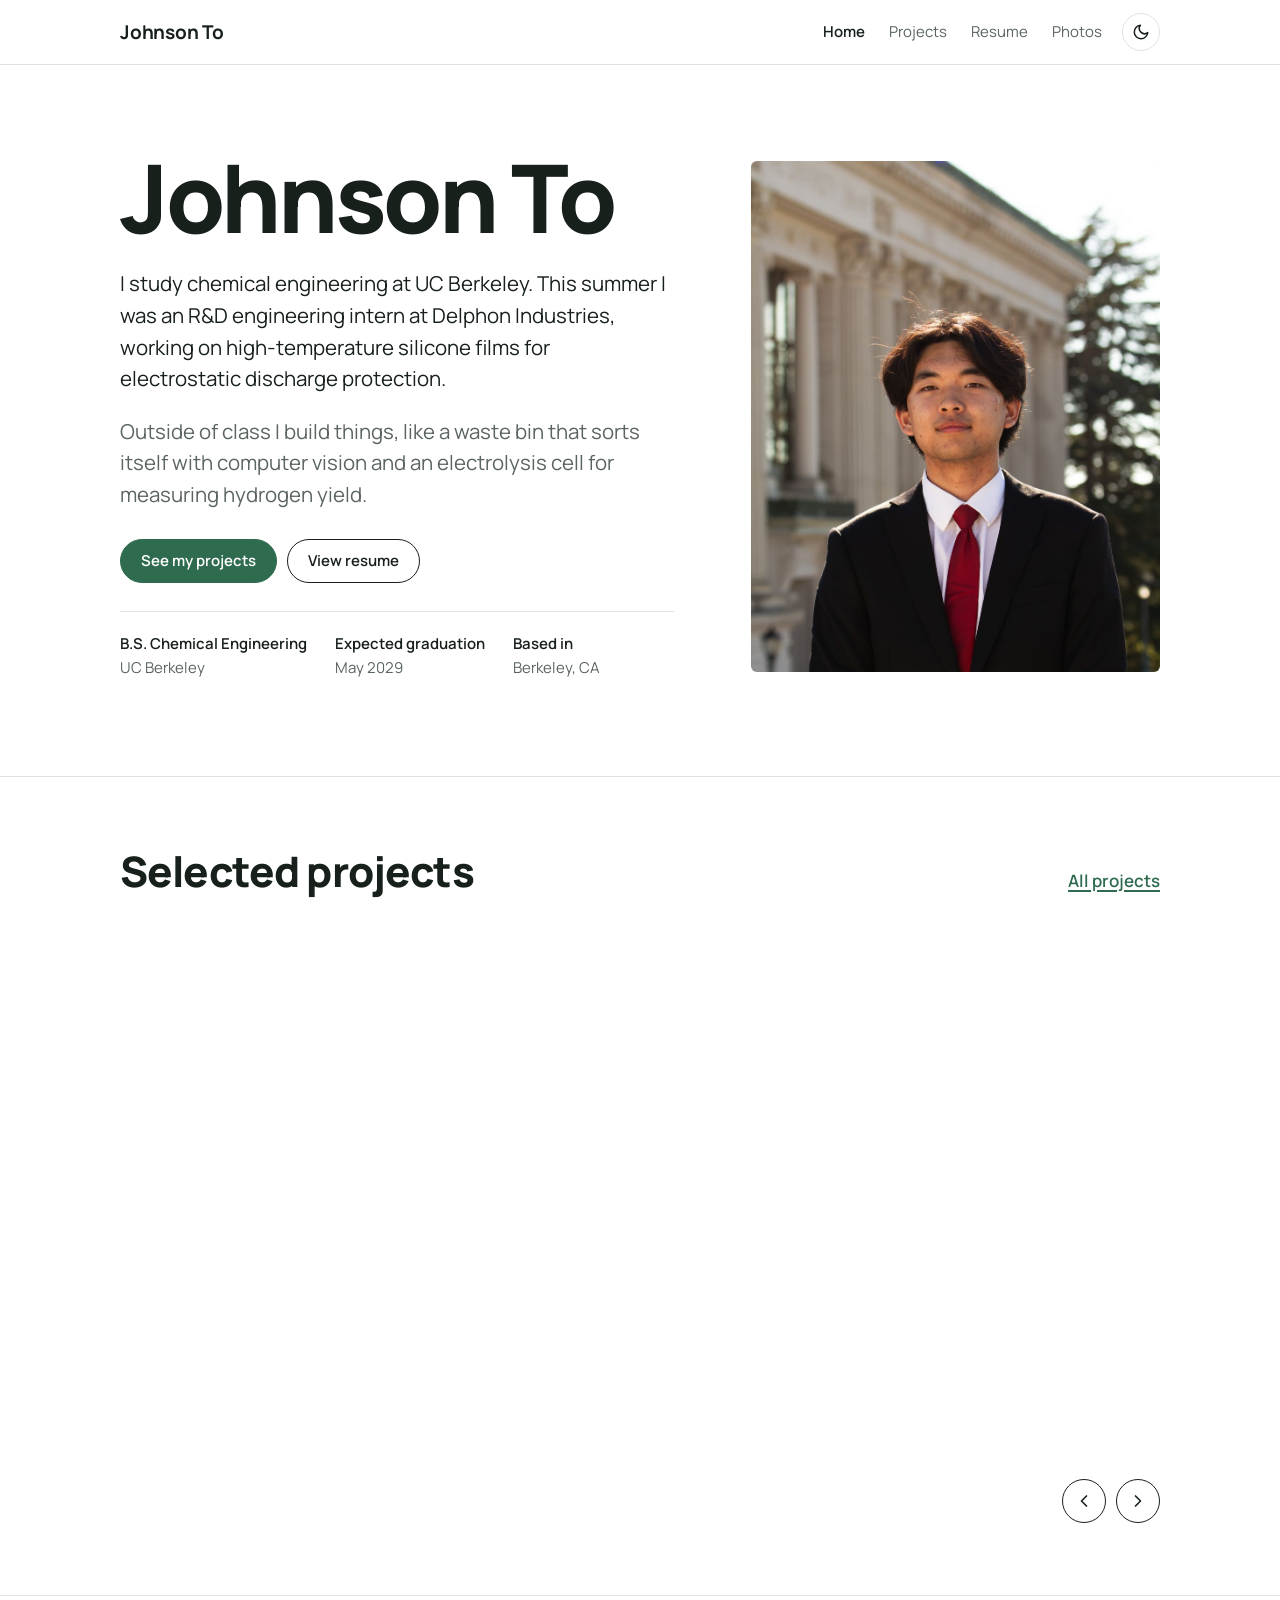
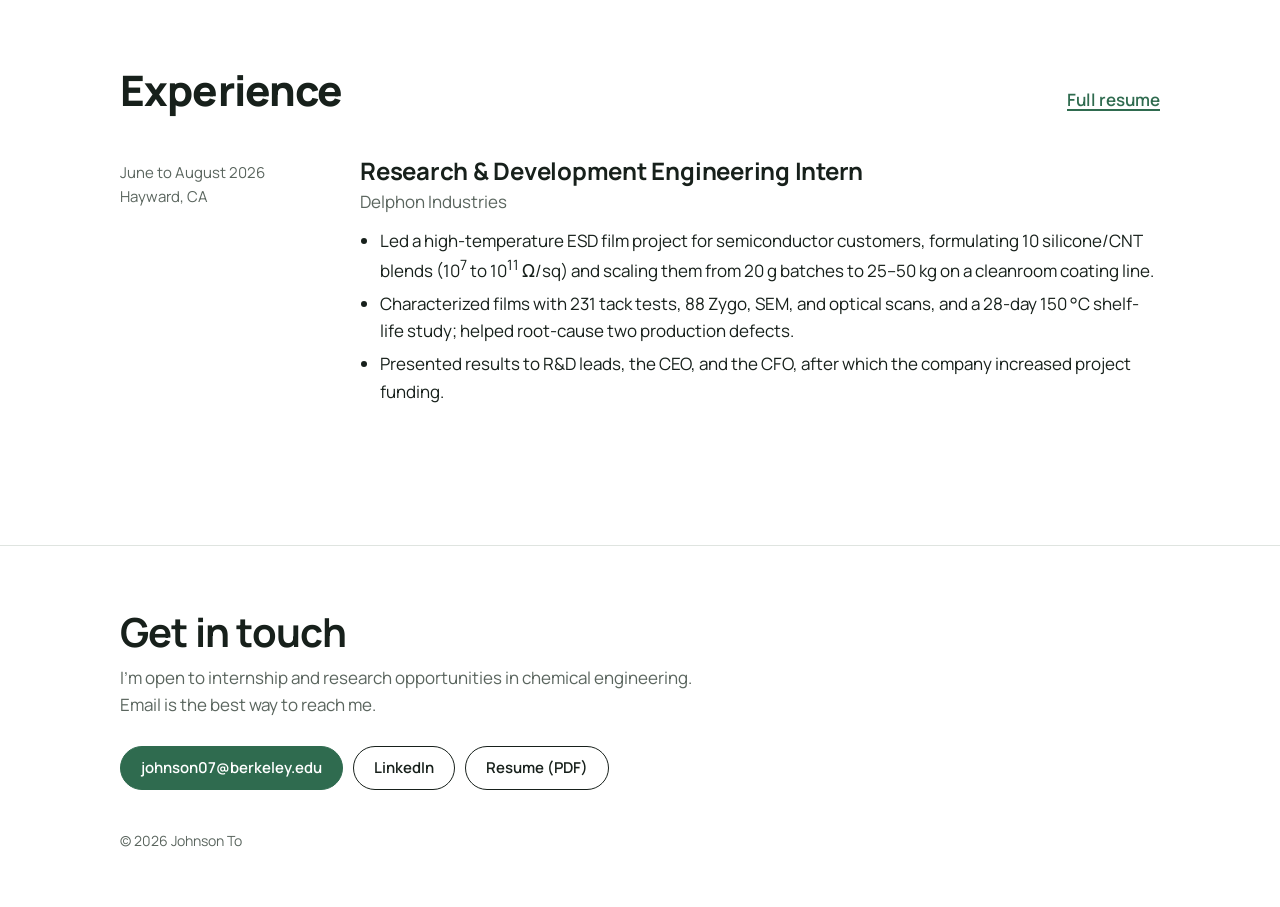
<file: index.html>
<!doctype html>
<html lang="en">
<head>
  <meta charset="utf-8">
  <meta name="viewport" content="width=device-width, initial-scale=1">
  <title>Johnson To | Chemical Engineering, UC Berkeley</title>
  <meta name="description" content="Chemical engineering student at UC Berkeley. Projects, experience, and resume.">
  <meta property="og:title" content="Johnson To | Chemical Engineering, UC Berkeley">
  <meta property="og:description" content="Chemical engineering student at UC Berkeley. Projects, experience, and resume.">
  <meta property="og:image" content="https://johnsonto.com/assets/img/headshot.jpg">
  <link rel="icon" href="data:image/svg+xml,%3Csvg xmlns='http://www.w3.org/2000/svg' viewBox='0 0 64 64'%3E%3Crect width='64' height='64' rx='14' fill='%232f6b4f'/%3E%3Ctext x='32' y='44' font-family='Arial,sans-serif' font-size='34' font-weight='700' text-anchor='middle' fill='white'%3EJT%3C/text%3E%3C/svg%3E">
  <script>(function(d){try{var t=localStorage.getItem('theme');if(t==='dark'||t==='light')d.setAttribute('data-theme',t)}catch(e){}var g=false;try{var n=performance.getEntriesByType('navigation')[0];g=!location.hash&&(!n||n.type==='reload'||(n.type==='navigate'&&document.referrer.indexOf(location.origin+'/')!==0))}catch(e){}d.classList.add('js',g?'greet':'play-intro');setTimeout(function(){if(!window.siteReady)d.classList.remove('js')},6000)})(document.documentElement)</script>
  <link rel="preload" href="assets/fonts/manrope-latin-800-normal.woff2" as="font" type="font/woff2" crossorigin>
  <link rel="stylesheet" href="assets/css/style.css?v=20261118">
</head>
<body>
  <div class="greeting" aria-hidden="true">
    <div class="wrap">
      <p><span class="rise"><span>Hey,</span></span><br><span class="rise"><span>I&rsquo;m</span></span> <span class="rise"><span>Johnson.</span></span></p>
    </div>
  </div>

  <header class="site-nav">
    <div class="wrap">
      <a class="brand" href="index.html">Johnson To</a>
      <nav class="nav-links" aria-label="Main">
        <a href="index.html">Home</a>
        <a href="projects.html">Projects</a>
        <a href="resume.html">Resume</a>
        <a href="photos.html">Photos</a>
        <button class="theme-btn" type="button" data-theme-toggle aria-label="Switch theme"></button>
      </nav>
    </div>
  </header>

  <main>
    <section class="hero">
      <div class="wrap">
        <div>
          <h1><span class="rise"><span>Johnson</span></span> <span class="rise"><span>To</span></span></h1>
          <p class="intro">I study chemical engineering at UC Berkeley. This summer I was an R&amp;D engineering intern at Delphon Industries, working on high-temperature silicone films for electrostatic discharge protection.</p>
          <p class="intro">Outside of class I build things, like a waste bin that sorts itself with computer vision and an electrolysis cell for measuring hydrogen yield.</p>
          <div class="actions">
            <a class="btn solid" href="projects.html">See my projects</a>
            <a class="btn" href="resume.html">View resume</a>
          </div>
          <div class="facts">
            <div><b>B.S. Chemical Engineering</b>UC Berkeley</div>
            <div><b>Expected graduation</b>May 2029</div>
            <div><b>Based in</b>Berkeley, CA</div>
          </div>
        </div>
        <div class="portrait"><img src="assets/img/headshot.jpg" alt="Portrait of Johnson To in a suit on the UC Berkeley campus"></div>
      </div>
    </section>

    <section class="section">
      <div class="wrap">
        <div class="section-head">
          <h2>Selected projects</h2>
          <a class="text-link" href="projects.html">All projects</a>
        </div>
        <div class="carousel" data-carousel data-reveal-group="replay">
          <div class="wheel">
          <ul class="track" tabindex="0" aria-label="Projects">
          <li class="pcard" data-reveal="card">
            <div class="project-media "><img src="assets/img/projects/smart-waste-sorter.jpg" alt="The finished smart waste sorter: a wood and polycarbonate enclosure with two openings" loading="lazy"></div>
            <h3>Smart Waste Sorting System</h3>
            <div class="meta">Team project (14 members), January to May 2026</div>
            <p class="result">Up to 95% confidence classifying trash vs. recycling</p>
            <a class="text-link" href="https://smartbin.johnsonto.com/" target="_blank" rel="noopener">View project site</a>
          </li>
          <li class="pcard" data-reveal="card">
            <div class="project-media "><img src="assets/img/projects/hydrogen-electrolysis-setup.jpg" alt="Electrolysis setup: a DC power supply reading 4.0 V wired to graphite electrodes in a beaker of electrolyte, with collection tubes over each electrode" loading="lazy"></div>
            <h3>Hydrogen Electrolysis Optimization</h3>
            <div class="meta">Personal project, January to May 2026</div>
            <p class="result">Up to 88% Faradaic efficiency across 18 timed trials</p>
            <a class="text-link" href="https://hydrogen.johnsonto.com/" target="_blank" rel="noopener">View project site</a>
          </li>
          <li class="pcard" data-reveal="card">
            <div class="project-media graphic"><svg class="titration" viewBox="0 0 400 300" role="img" aria-labelledby="tt-t tt-d">
<title id="tt-t">Titration curve of ibuprofen with sodium hydroxide</title>
<desc id="tt-d">Modeled pH versus volume of 0.100 M NaOH added to 200 mg of ibuprofen. The pH starts near 3, rises slowly through a buffer region, equals the pKa of about 4.9 at the half-equivalence point near 4.8 mL, then jumps sharply at the equivalence point near 9.7 mL, where the pH is about 8.7.</desc>
<text x="46" y="20" class="t-head">Ibuprofen + 0.100 M NaOH (modeled curve)</text>
<line x1="46" x2="384" y1="227.7" y2="227.7" class="t-grid"/><text x="38" y="231.7" text-anchor="end" class="t-tick">2</text><line x1="46" x2="384" y1="195.4" y2="195.4" class="t-grid"/><text x="38" y="199.4" text-anchor="end" class="t-tick">4</text><line x1="46" x2="384" y1="163.1" y2="163.1" class="t-grid"/><text x="38" y="167.1" text-anchor="end" class="t-tick">6</text><line x1="46" x2="384" y1="130.9" y2="130.9" class="t-grid"/><text x="38" y="134.9" text-anchor="end" class="t-tick">8</text><line x1="46" x2="384" y1="98.6" y2="98.6" class="t-grid"/><text x="38" y="102.6" text-anchor="end" class="t-tick">10</text><line x1="46" x2="384" y1="66.3" y2="66.3" class="t-grid"/><text x="38" y="70.3" text-anchor="end" class="t-tick">12</text><text x="46.0" y="276" text-anchor="middle" class="t-tick">0</text><text x="130.5" y="276" text-anchor="middle" class="t-tick">4</text><text x="215.0" y="276" text-anchor="middle" class="t-tick">8</text><text x="299.5" y="276" text-anchor="middle" class="t-tick">12</text><text x="384.0" y="276" text-anchor="middle" class="t-tick">16</text>
<line x1="46" x2="46" y1="34" y2="260" class="t-axis"/><line x1="46" x2="384" y1="260" y2="260" class="t-axis"/>
<text x="215.0" y="292" text-anchor="middle" class="t-lab">NaOH added (mL)</text>
<text transform="translate(13 147.0) rotate(-90)" text-anchor="middle" class="t-lab">pH</text>
<line x1="148.4" x2="148.4" y1="180.7" y2="260" class="t-mark p1"/>
<line x1="250.8" x2="250.8" y1="119.9" y2="260" class="t-mark p2"/>
<path d="M46.0 208.9 L48.1 206.9 L50.2 204.9 L52.3 203.2 L54.5 201.7 L56.6 200.4 L58.7 199.3 L60.8 198.2 L62.9 197.3 L65.0 196.5 L67.1 195.7 L69.2 195.0 L71.3 194.3 L73.5 193.7 L75.6 193.1 L77.7 192.5 L79.8 192.0 L81.9 191.5 L84.0 191.0 L86.1 190.6 L88.2 190.1 L90.4 189.7 L92.5 189.3 L94.6 188.9 L96.7 188.5 L98.8 188.1 L100.9 187.7 L103.0 187.4 L105.2 187.0 L107.3 186.7 L109.4 186.3 L111.5 186.0 L113.6 185.7 L115.7 185.4 L117.8 185.0 L119.9 184.7 L122.1 184.4 L124.2 184.1 L126.3 183.8 L128.4 183.5 L130.5 183.2 L132.6 182.9 L134.7 182.6 L136.8 182.3 L138.9 182.0 L141.1 181.7 L143.2 181.4 L145.3 181.2 L147.4 180.9 L149.5 180.6 L151.6 180.3 L153.7 180.0 L155.8 179.7 L158.0 179.4 L160.1 179.1 L162.2 178.8 L164.3 178.5 L166.4 178.2 L168.5 177.9 L170.6 177.6 L172.7 177.3 L174.9 177.0 L177.0 176.7 L179.1 176.4 L181.2 176.1 L183.3 175.8 L185.4 175.4 L187.5 175.1 L189.6 174.7 L191.8 174.4 L193.9 174.0 L196.0 173.7 L198.1 173.3 L200.2 172.9 L202.3 172.5 L204.4 172.1 L206.5 171.7 L208.7 171.3 L210.8 170.8 L212.9 170.3 L215.0 169.9 L217.1 169.3 L219.2 168.8 L221.3 168.2 L223.4 167.6 L225.6 167.0 L227.7 166.3 L229.8 165.5 L231.9 164.7 L234.0 163.8 L236.1 162.8 L238.2 161.6 L238.7 161.4 L239.1 161.1 L239.5 160.8 L239.9 160.5 L240.3 160.3 L240.8 160.0 L241.2 159.6 L241.6 159.3 L242.0 159.0 L242.5 158.6 L242.9 158.2 L243.3 157.8 L243.7 157.4 L244.2 157.0 L244.6 156.5 L245.0 156.0 L245.4 155.4 L245.8 154.8 L246.3 154.2 L246.7 153.5 L247.1 152.7 L247.5 151.9 L248.0 150.9 L248.4 149.8 L248.8 148.4 L249.2 146.8 L249.6 144.6 L250.1 141.5 L250.5 135.7 L250.9 112.2 L251.3 101.0 L251.8 96.8 L252.2 94.2 L252.6 92.4 L253.0 90.9 L253.4 89.6 L253.9 88.6 L254.3 87.7 L254.7 86.9 L255.1 86.2 L255.6 85.5 L256.0 84.9 L256.4 84.4 L256.8 83.9 L257.2 83.4 L257.7 83.0 L258.1 82.5 L258.5 82.2 L258.9 81.8 L259.4 81.4 L259.8 81.1 L260.2 80.8 L260.6 80.5 L261.1 80.2 L261.5 79.9 L261.9 79.6 L262.3 79.4 L262.7 79.1 L263.2 78.9 L263.6 78.7 L265.7 77.6 L267.8 76.7 L269.9 75.9 L272.0 75.2 L274.1 74.5 L276.3 73.9 L278.4 73.4 L280.5 72.9 L282.6 72.4 L284.7 72.0 L286.8 71.6 L288.9 71.2 L291.0 70.9 L293.2 70.5 L295.3 70.2 L297.4 69.9 L299.5 69.6 L301.6 69.3 L303.7 69.1 L305.8 68.8 L307.9 68.6 L310.1 68.3 L312.2 68.1 L314.3 67.9 L316.4 67.7 L318.5 67.5 L320.6 67.3 L322.7 67.1 L324.8 66.9 L327.0 66.7 L329.1 66.5 L331.2 66.4 L333.3 66.2 L335.4 66.0 L337.5 65.9 L339.6 65.7 L341.7 65.6 L343.9 65.5 L346.0 65.3 L348.1 65.2 L350.2 65.0 L352.3 64.9 L354.4 64.8 L356.5 64.7 L358.6 64.5 L360.8 64.4 L362.9 64.3 L365.0 64.2 L367.1 64.1 L369.2 64.0 L371.3 63.9 L373.4 63.8 L375.5 63.7 L377.7 63.6 L379.8 63.5 L381.9 63.4 L384.0 63.3" class="t-curve" pathLength="1"/>
<circle cx="148.4" cy="180.7" r="4.5" class="t-dot p1"/>
<circle cx="250.8" cy="119.9" r="4.5" class="t-dot p2"/>
<text x="156.4" y="196.7" class="t-note p1">pH = pKa &#8776; 4.9</text>
<text x="259.8" y="123.9" class="t-note p2">Equivalence point, 9.7 mL</text>
</svg></div>
            <h3>Ibuprofen Concentration and Degradation Analysis</h3>
            <div class="meta">Chemistry lab project (team of 4), January to May 2026</div>
            <p class="result">Measured how UV and heat exposure affect ibuprofen content in commercial tablets</p>
            <a class="text-link" href="projects.html">Read more</a>
          </li>
          <li class="pcard" data-reveal="card">
            <div class="project-media "><img src="assets/img/projects/weak-acid-report.jpg" alt="First page of the formal lab report on identifying an unknown weak acid" loading="lazy"></div>
            <h3>Identifying an Unknown Weak Acid</h3>
            <div class="meta">Formal lab report, written in LaTeX</div>
            <p class="result">Identified the unknown as mandelic acid from its molar mass and pK<sub>a</sub></p>
            <a class="text-link" href="assets/reports/weak-acid-titration-report.pdf" target="_blank" rel="noopener">Read the report (PDF)</a>
          </li>
          </ul>
          </div>
          <div class="carousel-controls">
            <button class="arrow" type="button" data-dir="-1" aria-label="Previous project"><svg viewBox="0 0 24 24" fill="none" stroke="currentColor" stroke-width="2" stroke-linecap="round" stroke-linejoin="round" aria-hidden="true"><path d="M15 18l-6-6 6-6"/></svg></button>
            <button class="arrow" type="button" data-dir="1" aria-label="Next project"><svg viewBox="0 0 24 24" fill="none" stroke="currentColor" stroke-width="2" stroke-linecap="round" stroke-linejoin="round" aria-hidden="true"><path d="M9 18l6-6-6-6"/></svg></button>
          </div>
        </div>
      </div>
    </section>
    <section class="section" id="experience">
      <div class="wrap">
        <div class="section-head">
          <h2>Experience</h2>
          <a class="text-link" href="resume.html">Full resume</a>
        </div>
        <article class="entry">
          <div class="when">June to August 2026<br>Hayward, CA</div>
          <div>
            <h3>Research &amp; Development Engineering Intern</h3>
            <p class="org">Delphon Industries</p>
            <ul>
              <li>Led a high-temperature ESD film project for semiconductor customers, formulating 10 silicone/CNT blends (10<sup>7</sup> to 10<sup>11</sup> &Omega;/sq) and scaling them from 20 g batches to 25&ndash;50 kg on a cleanroom coating line.</li>
              <li>Characterized films with 231 tack tests, 88 Zygo, SEM, and optical scans, and a 28-day 150&nbsp;&deg;C shelf-life study; helped root-cause two production defects.</li>
              <li>Presented results to R&amp;D leads, the CEO, and the CFO, after which the company increased project funding.</li>
            </ul>
          </div>
        </article>
      </div>
    </section>
  </main>

  <footer class="site-foot" id="contact">
    <div class="wrap">
      <h2>Get in touch</h2>
      <p>I'm open to internship and research opportunities in chemical engineering. Email is the best way to reach me.</p>
      <div class="actions">
        <a class="btn solid" href="mailto:johnson07@berkeley.edu">johnson07@berkeley.edu</a>
        <a class="btn" href="https://www.linkedin.com/in/johnsonto7/" target="_blank" rel="noopener">LinkedIn</a>
        <a class="btn" href="assets/resume/Johnson_To_Resume_2026.pdf?v=20261116" target="_blank" rel="noopener">Resume (PDF)</a>
      </div>
      <p class="fine">&copy; <span id="y">2026</span> Johnson To</p>
    </div>
  </footer>

  <script src="assets/js/main.js?v=20261118" onerror="document.documentElement.classList.remove('js')"></script>
</body>
</html>
</file>
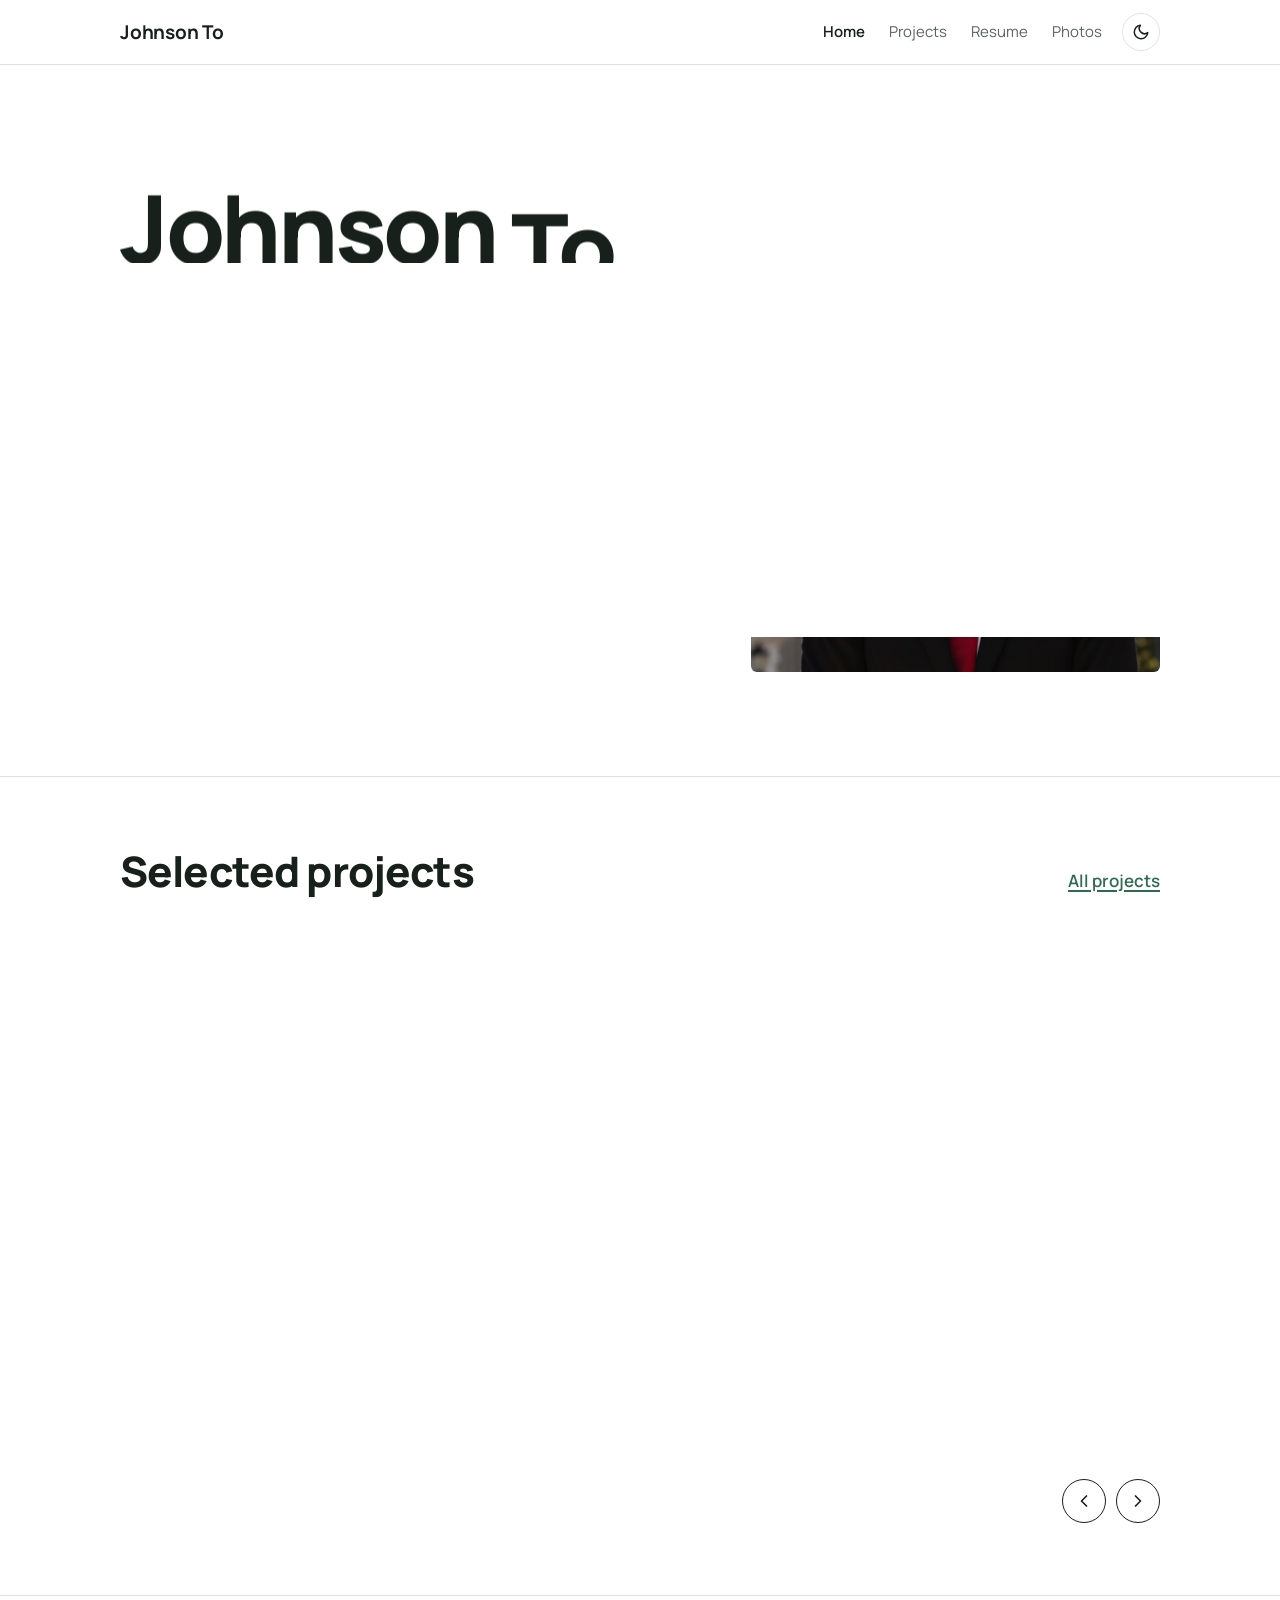
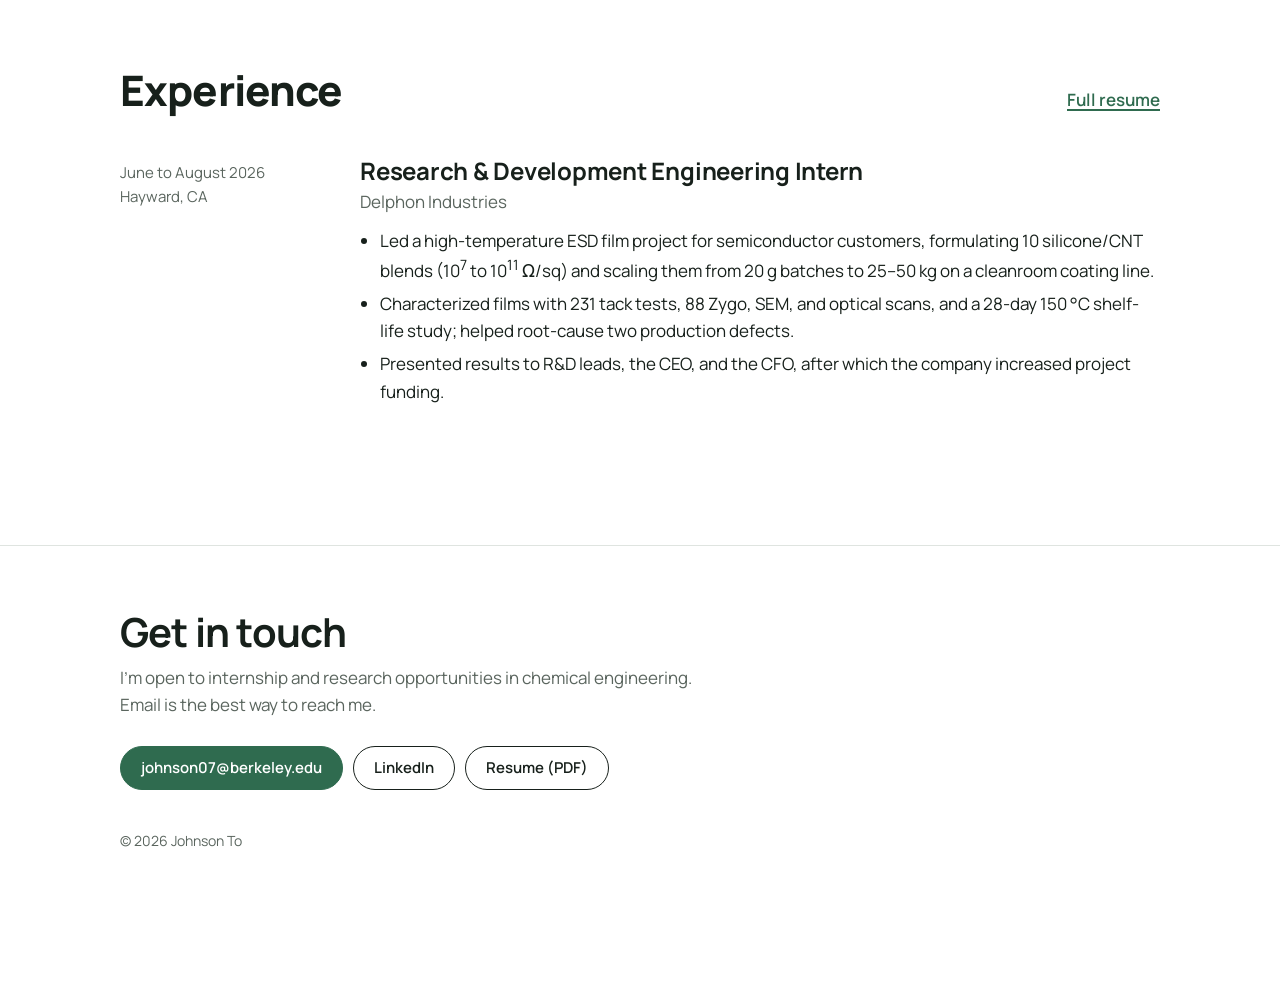
<file: about.html>
<!doctype html>
<html lang="en"><head><meta charset="utf-8"><title>Redirecting</title><meta http-equiv="refresh" content="0; url=index.html"><link rel="canonical" href="index.html"></head><body><p>This page moved. <a href="index.html">Continue</a>.</p></body></html>
</file>
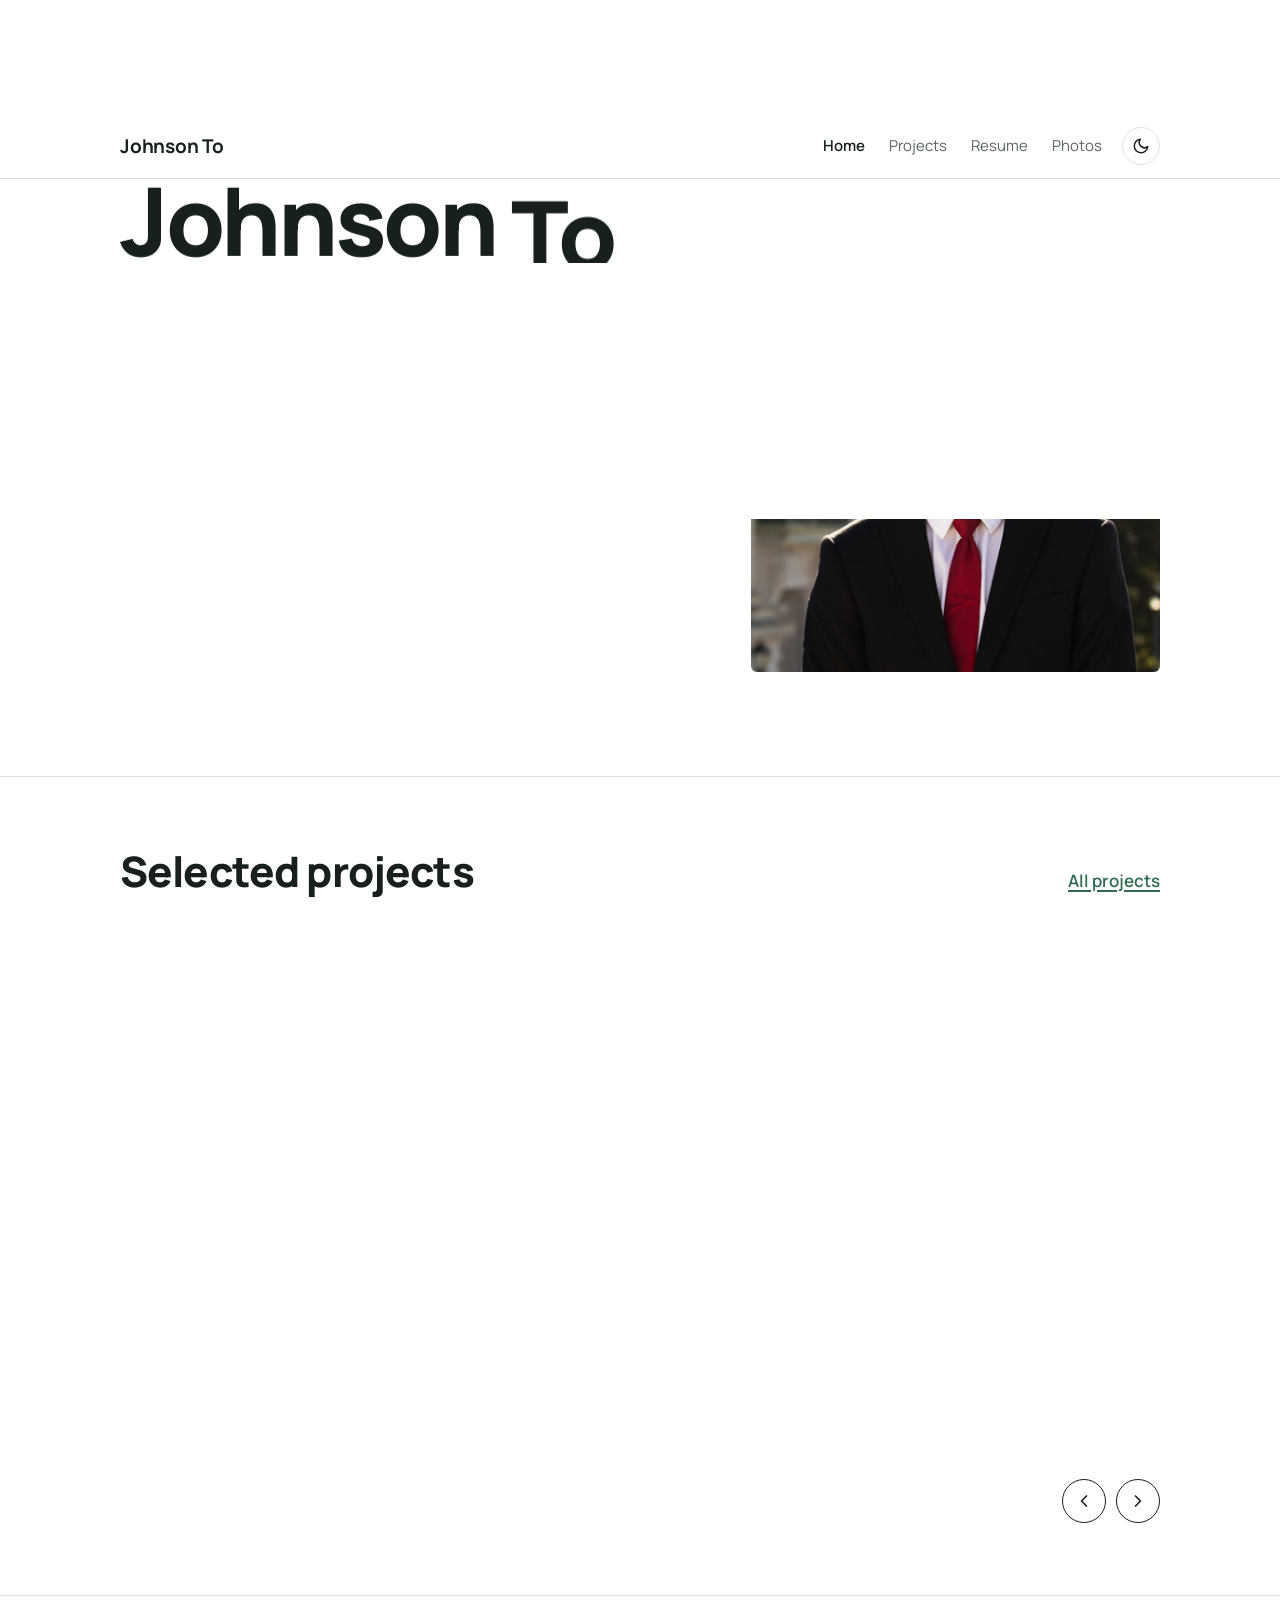
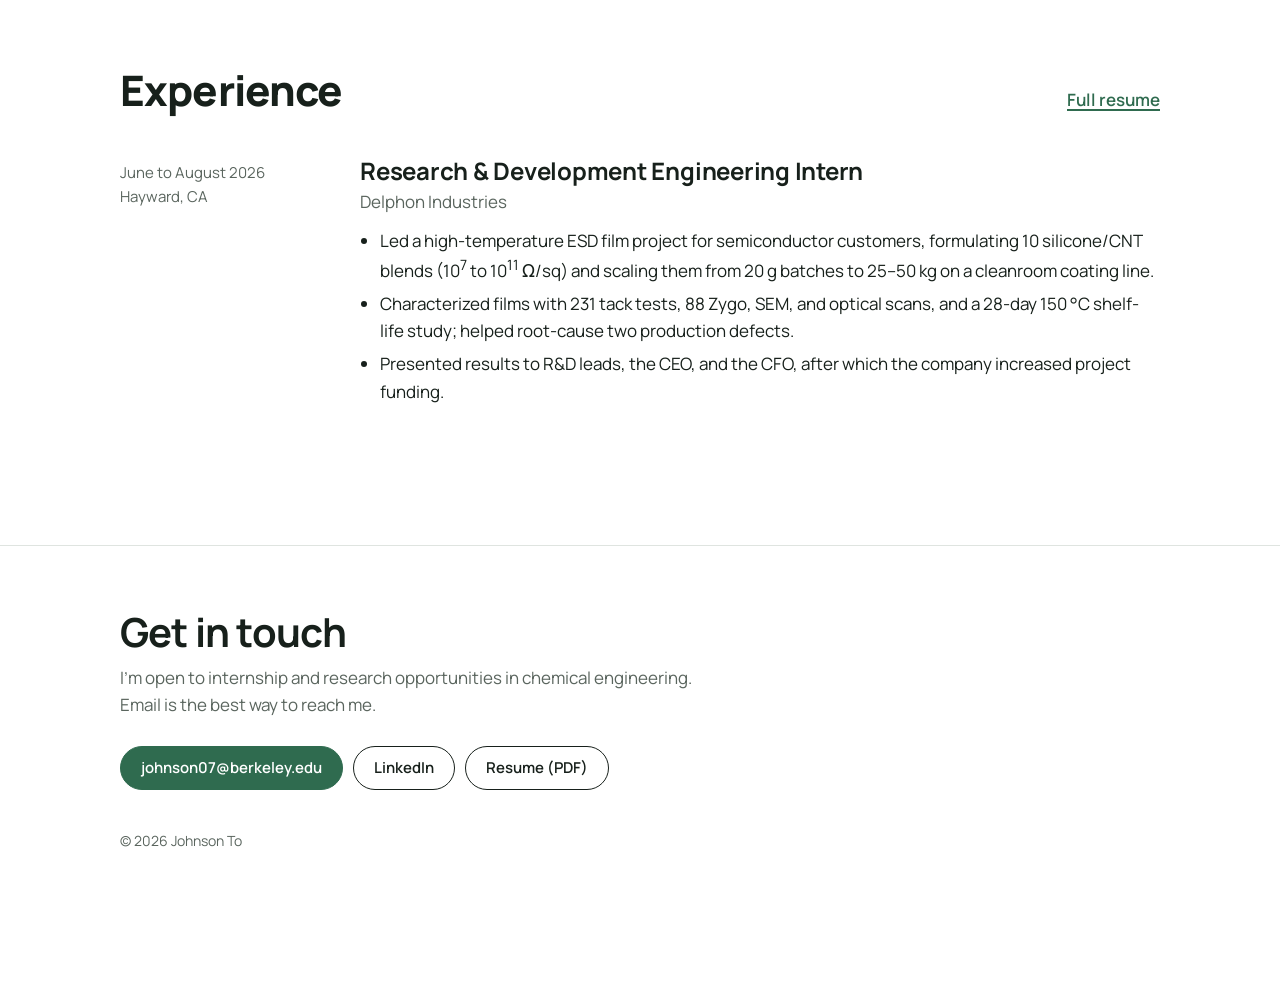
<file: contact.html>
<!doctype html>
<html lang="en"><head><meta charset="utf-8"><title>Redirecting</title><meta http-equiv="refresh" content="0; url=index.html#contact"><link rel="canonical" href="index.html#contact"></head><body><p>This page moved. <a href="index.html#contact">Continue</a>.</p></body></html>
</file>
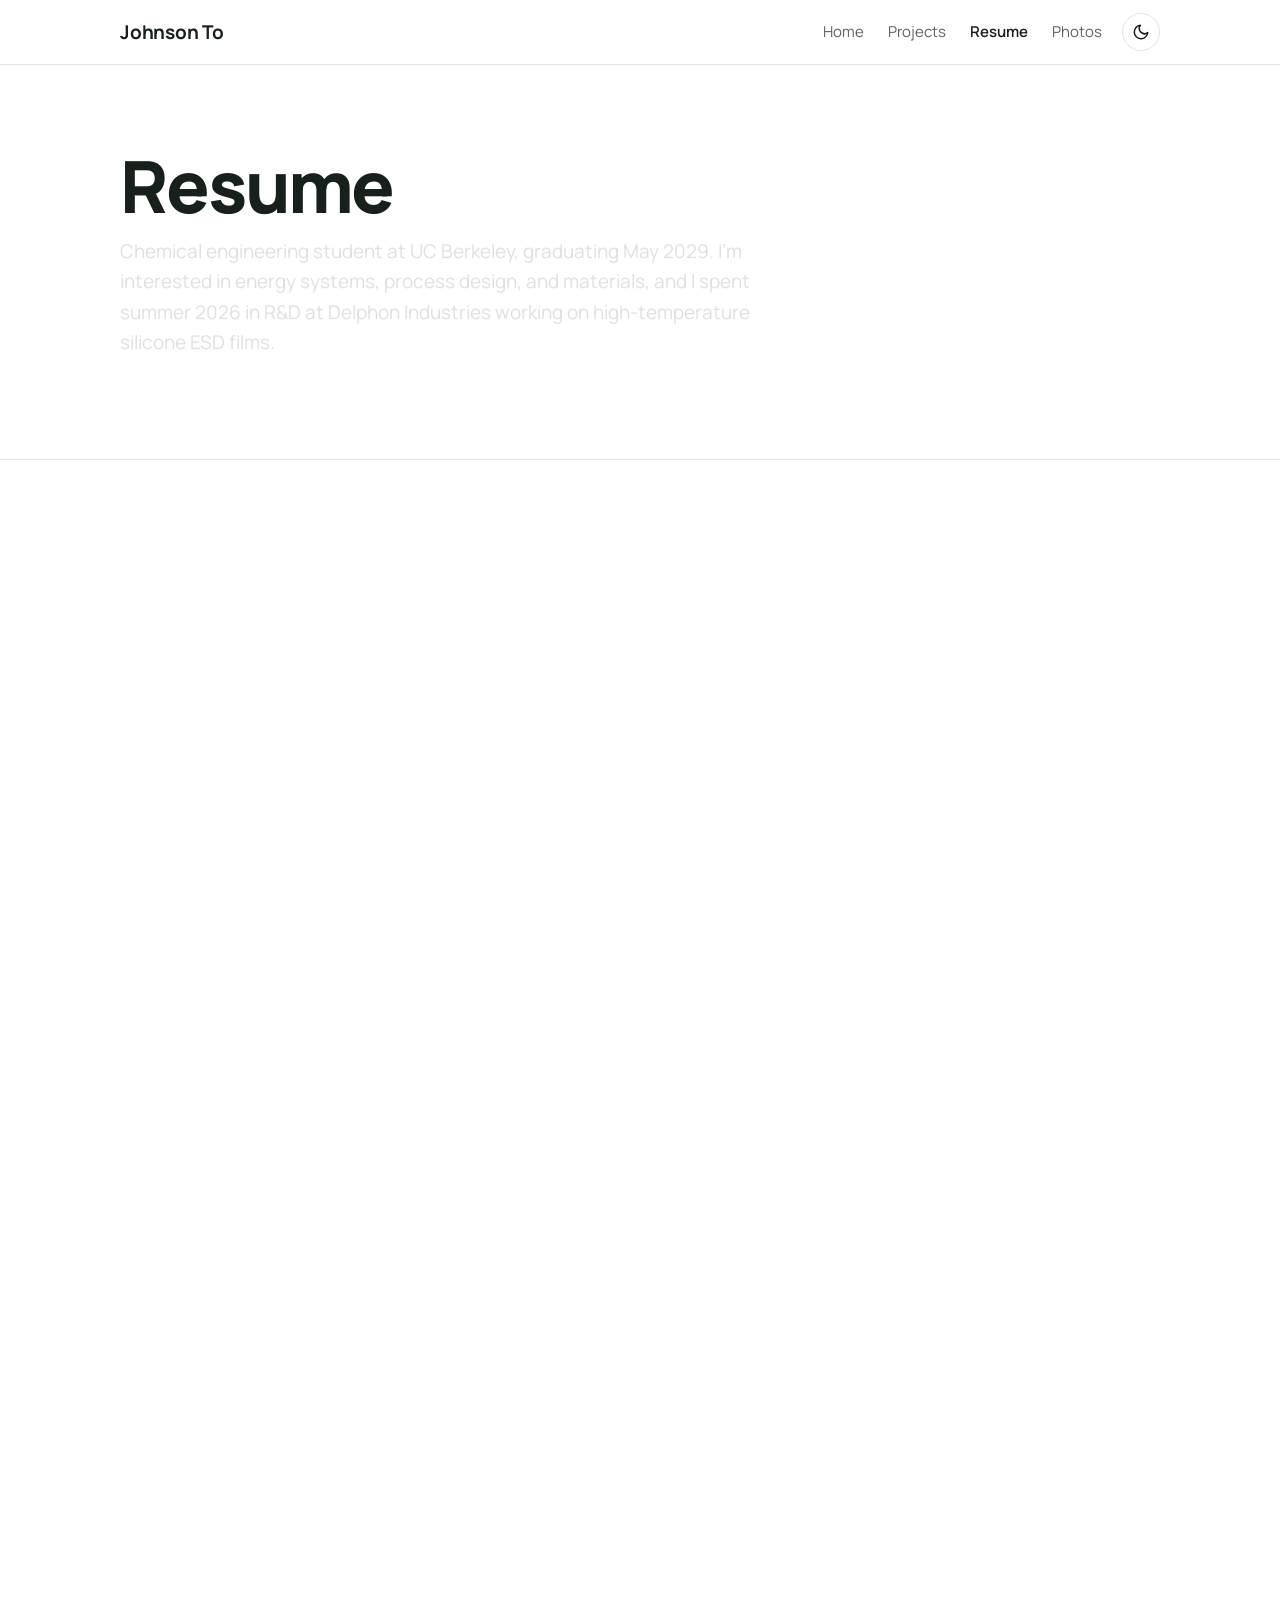
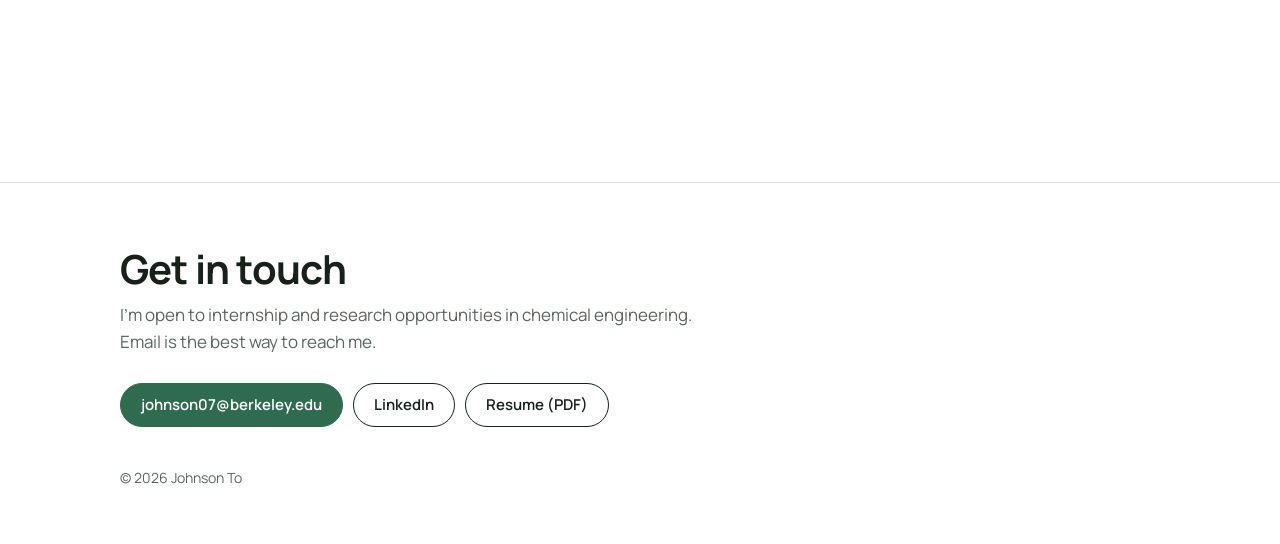
<file: experience.html>
<!doctype html>
<html lang="en"><head><meta charset="utf-8"><title>Redirecting</title><meta http-equiv="refresh" content="0; url=resume.html"><link rel="canonical" href="resume.html"></head><body><p>This page moved. <a href="resume.html">Continue</a>.</p></body></html>
</file>
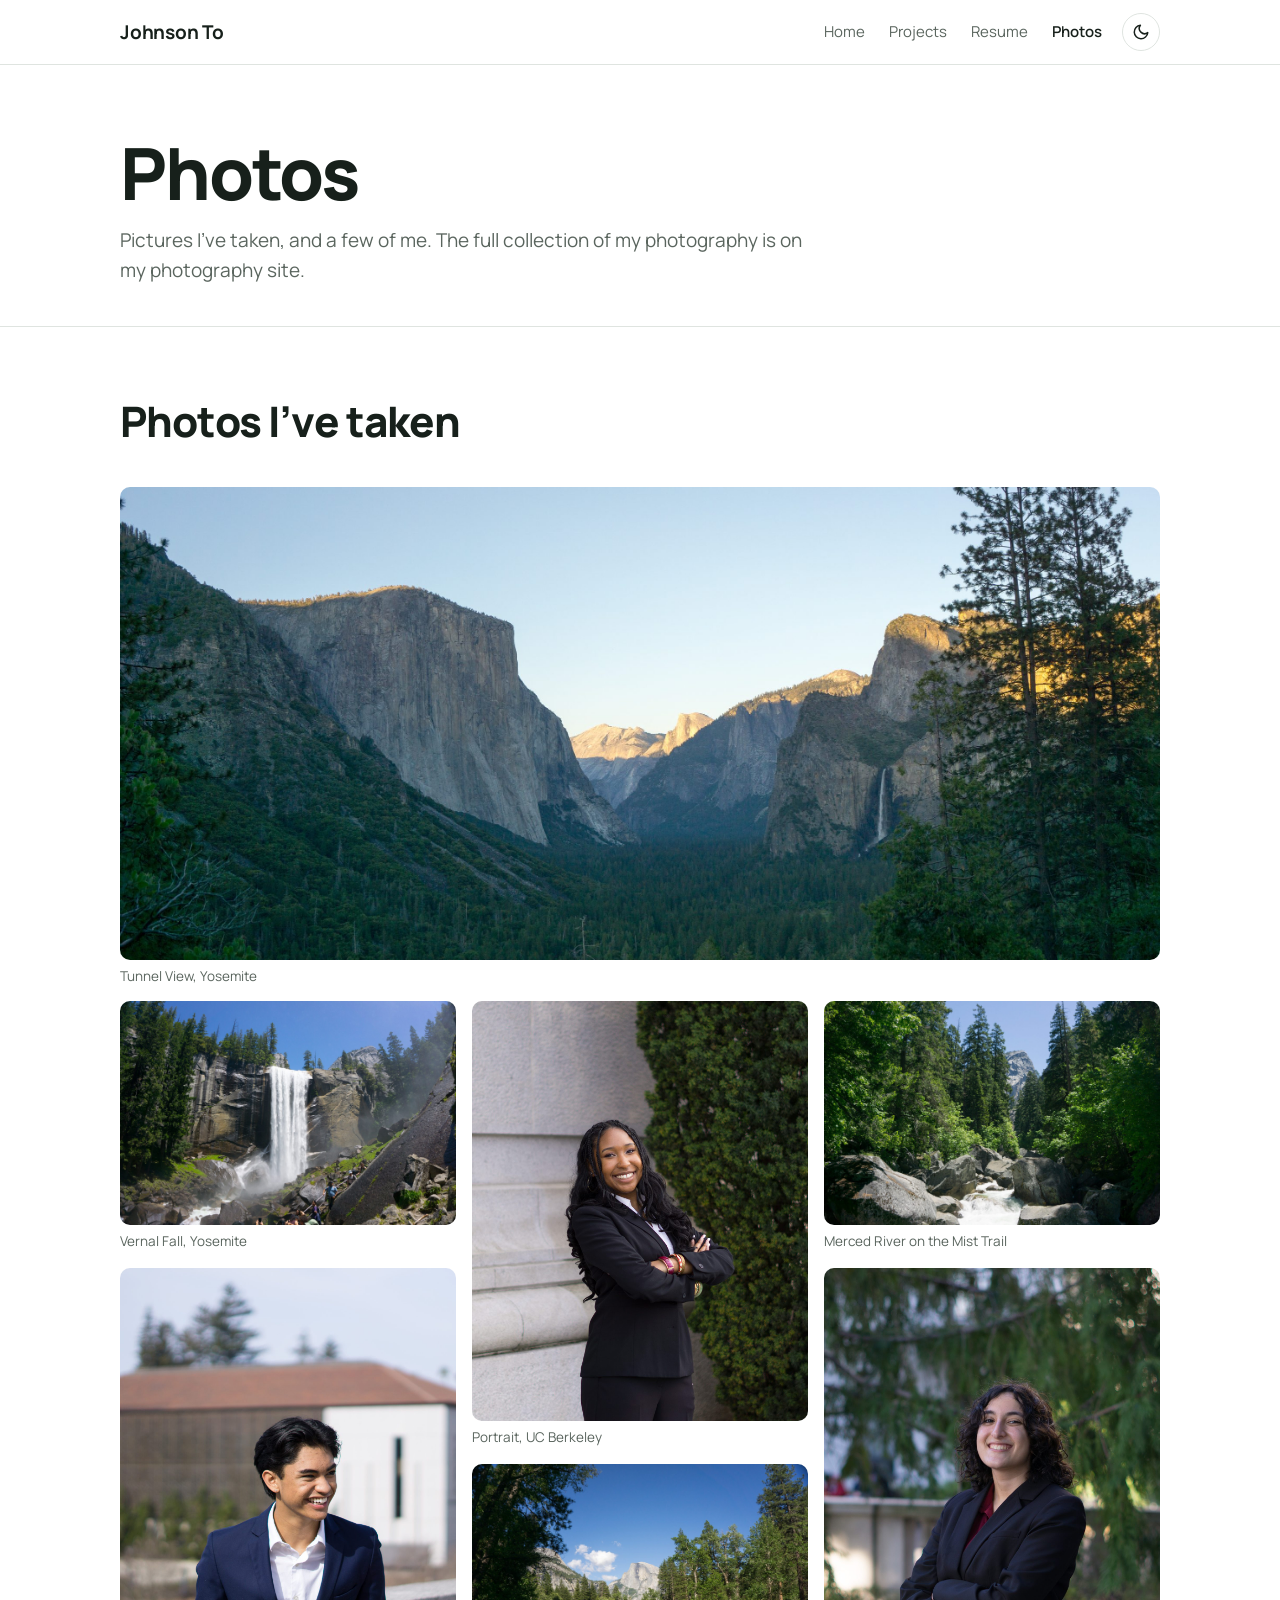
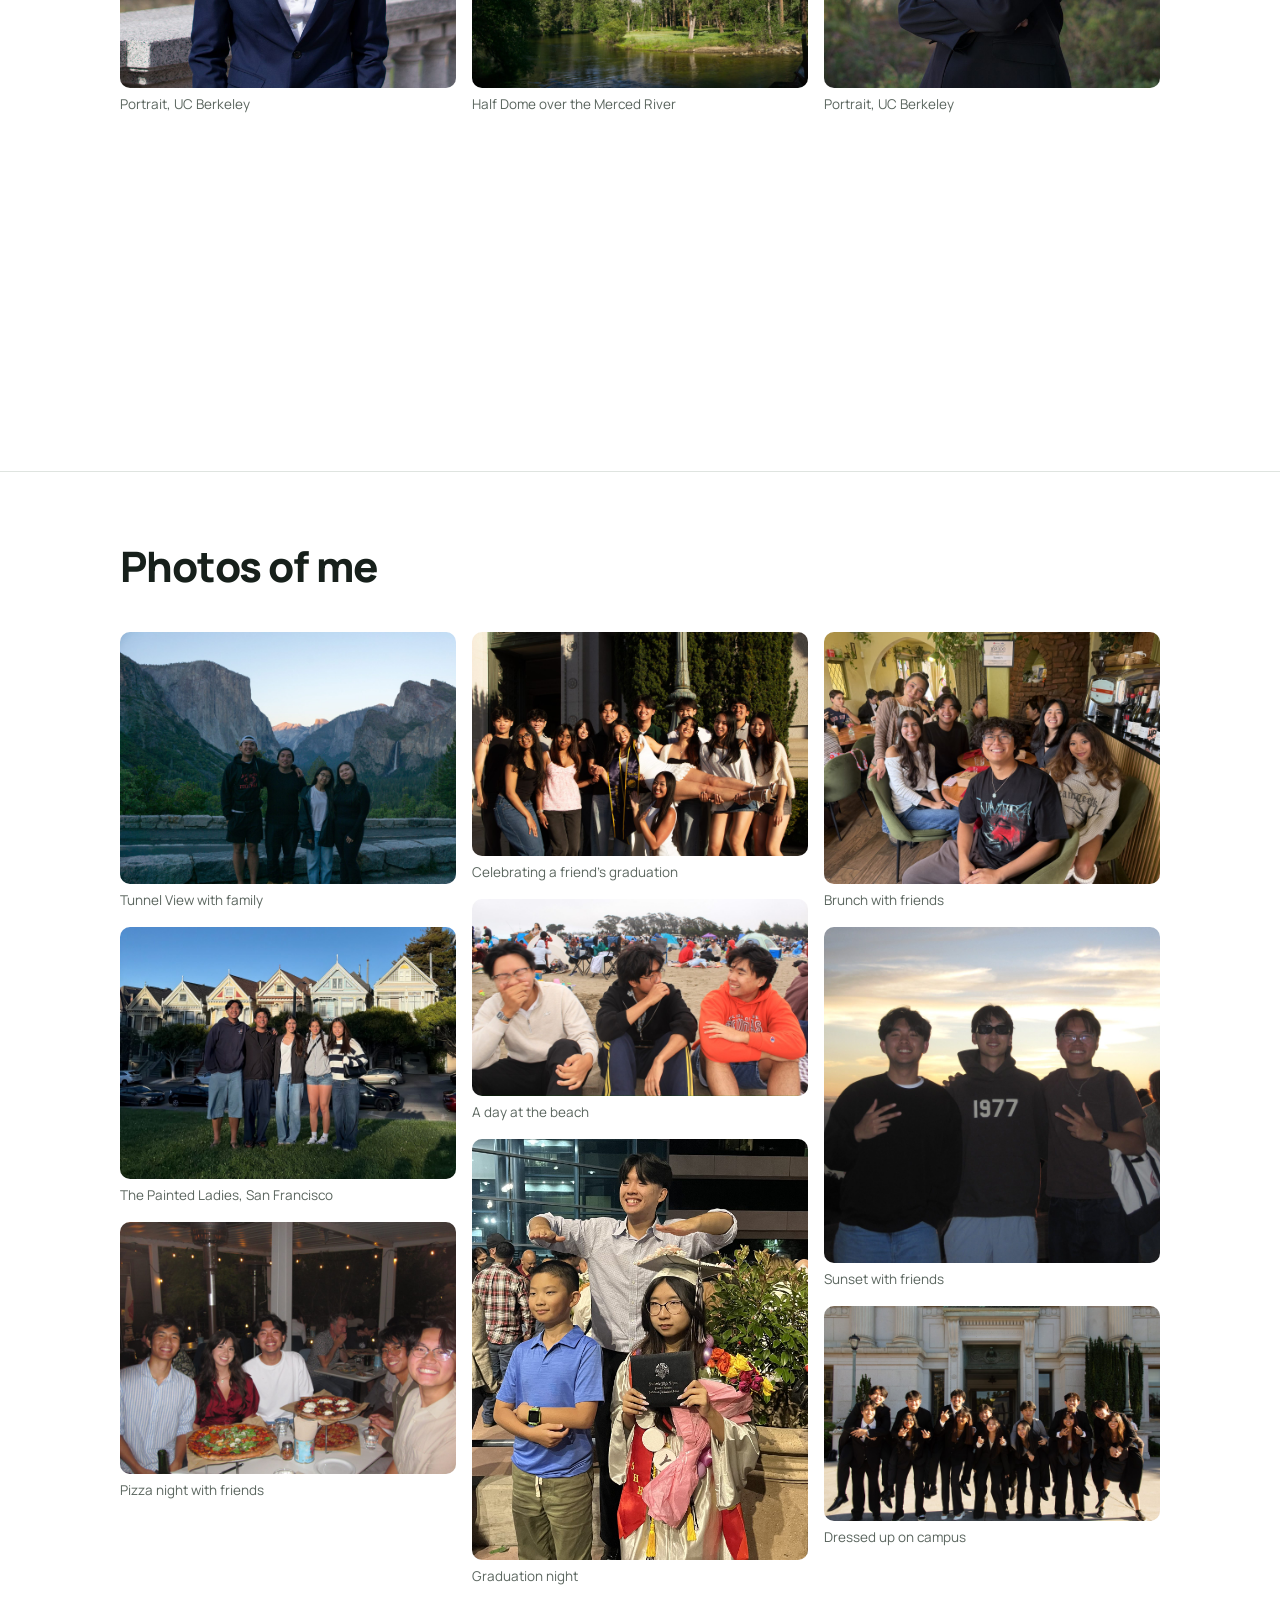
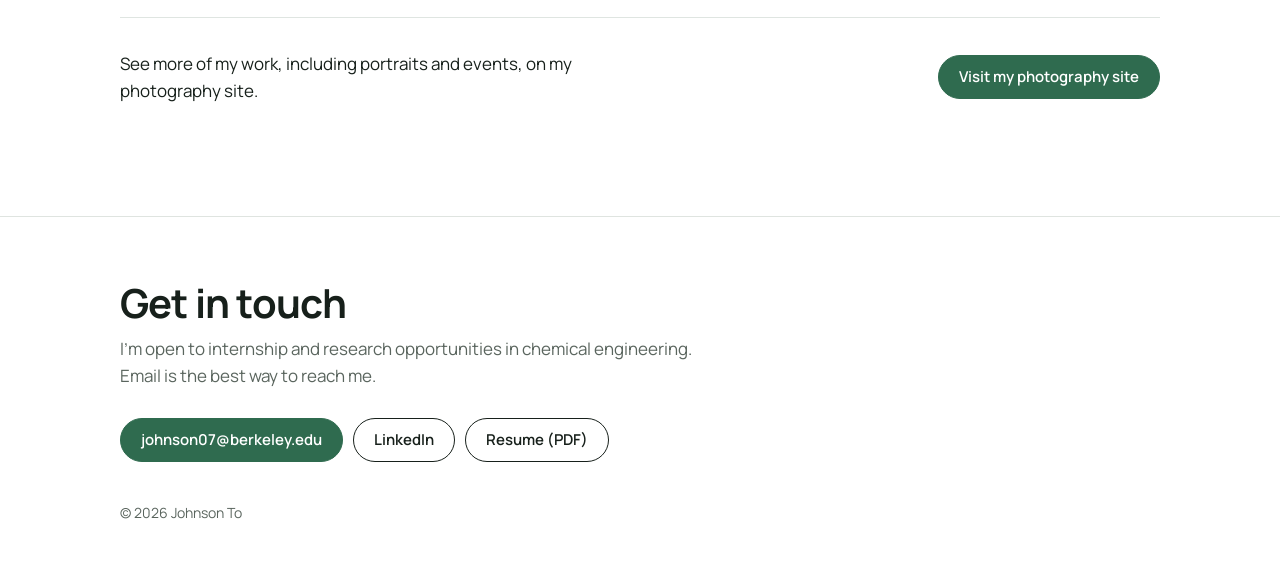
<file: photos.html>
<!doctype html>
<html lang="en">
<head>
  <meta charset="utf-8">
  <meta name="viewport" content="width=device-width, initial-scale=1">
  <title>Photos | Johnson To</title>
  <meta name="description" content="Photographs taken by Johnson To around Berkeley and the coast.">
  <meta property="og:title" content="Photos | Johnson To">
  <meta property="og:description" content="Photographs taken by Johnson To around Berkeley and the coast.">
  <meta property="og:image" content="https://johnsonto.com/assets/img/headshot.jpg">
  <link rel="icon" href="data:image/svg+xml,%3Csvg xmlns='http://www.w3.org/2000/svg' viewBox='0 0 64 64'%3E%3Crect width='64' height='64' rx='14' fill='%232f6b4f'/%3E%3Ctext x='32' y='44' font-family='Arial,sans-serif' font-size='34' font-weight='700' text-anchor='middle' fill='white'%3EJT%3C/text%3E%3C/svg%3E">
  <script>(function(d){try{var t=localStorage.getItem('theme');if(t==='dark'||t==='light')d.setAttribute('data-theme',t)}catch(e){}d.classList.add('js','play-intro');setTimeout(function(){if(!window.siteReady)d.classList.remove('js')},6000)})(document.documentElement)</script>
  <link rel="preload" href="assets/fonts/manrope-latin-800-normal.woff2" as="font" type="font/woff2" crossorigin>
  <link rel="stylesheet" href="assets/css/style.css?v=20261118">
</head>
<body>
  <header class="site-nav">
    <div class="wrap">
      <a class="brand" href="index.html">Johnson To</a>
      <nav class="nav-links" aria-label="Main">
        <a href="index.html">Home</a>
        <a href="projects.html">Projects</a>
        <a href="resume.html">Resume</a>
        <a href="photos.html">Photos</a>
        <button class="theme-btn" type="button" data-theme-toggle aria-label="Switch theme"></button>
      </nav>
    </div>
  </header>

  <main>
    <section class="page-head">
      <div class="wrap">
        <h1><span class="rise"><span>Photos</span></span></h1>
        <p>Pictures I&rsquo;ve taken, and a few of me. The full collection of my photography is on my photography site.</p>
      </div>
    </section>

    <!-- To add a photo: put the file in assets/img/photos/ and copy one of the
         <figure> lines in the section it belongs to. Set width and height to the
         photo's pixel size and describe the photo in alt. Any number of photos
         works; they flow into three columns on a computer, two on a tablet and
         one on a phone. -->
    <section class="section">
      <div class="wrap">
        <div class="section-head">
          <h2>Photos I&rsquo;ve taken</h2>
        </div>
        <figure class="shot shot-wide" data-reveal="wipe"><div class="frame"><img src="assets/img/photos/yosemite-tunnel-view-wide.jpg" width="2400" height="1091" alt="Yosemite Valley from Tunnel View at sunset, with El Capitan on the left, Half Dome in the distance and Bridalveil Fall on the right"></div><figcaption>Tunnel View, Yosemite</figcaption></figure>
        <div class="gallery">
          <figure class="shot" data-reveal="wipe"><div class="frame"><img src="assets/img/photos/vernal-fall.jpg" width="1600" height="1067" alt="Vernal Fall in Yosemite pouring over a granite cliff, with hikers on the trail below" loading="lazy"></div><figcaption>Vernal Fall, Yosemite</figcaption></figure>
          <figure class="shot" data-reveal="wipe"><div class="frame"><img src="assets/img/photos/portrait-navy-suit.jpg" width="1280" height="1600" alt="Portrait of a student in a navy suit laughing on a stone bridge on the UC Berkeley campus" loading="lazy"></div><figcaption>Portrait, UC Berkeley</figcaption></figure>
          <figure class="shot" data-reveal="wipe"><div class="frame"><img src="assets/img/photos/grackle.jpg" width="1600" height="1067" alt="A blackbird looking up from a bed of pine needles, framed by a tree trunk" loading="lazy"></div><figcaption>Blackbird, Yosemite Valley</figcaption></figure>
          <figure class="shot" data-reveal="wipe"><div class="frame"><img src="assets/img/photos/portrait-braids.jpg" width="1280" height="1600" alt="Portrait of a student in a black suit with arms crossed, beside a granite column and a hedge" loading="lazy"></div><figcaption>Portrait, UC Berkeley</figcaption></figure>
          <figure class="shot" data-reveal="wipe"><div class="frame"><img src="assets/img/photos/half-dome-merced.jpg" width="1600" height="1067" alt="Half Dome rising above the Merced River and a meadow in Yosemite Valley" loading="lazy"></div><figcaption>Half Dome over the Merced River</figcaption></figure>
          <figure class="shot" data-reveal="wipe"><div class="frame"><img src="assets/img/photos/group-suits.jpg" width="1600" height="1069" alt="A group of students in suits posing playfully in front of a campus building" loading="lazy"></div><figcaption>Group photo, UC Berkeley</figcaption></figure>
          <figure class="shot" data-reveal="wipe"><div class="frame"><img src="assets/img/photos/mist-trail-river.jpg" width="1600" height="1067" alt="The Merced River rushing between granite boulders on the Mist Trail, with a granite dome above the pines" loading="lazy"></div><figcaption>Merced River on the Mist Trail</figcaption></figure>
          <figure class="shot" data-reveal="wipe"><div class="frame"><img src="assets/img/photos/portrait-curly-hair.jpg" width="1280" height="1600" alt="Portrait of a student in a black blazer smiling under a cedar tree" loading="lazy"></div><figcaption>Portrait, UC Berkeley</figcaption></figure>
          <figure class="shot" data-reveal="wipe"><div class="frame"><img src="assets/img/photos/sather-tower-trees.jpg" width="1600" height="1067" alt="Sather Tower above the trees, with a campus lamppost in the foreground" loading="lazy"></div><figcaption>Sather Tower, UC Berkeley</figcaption></figure>
        </div>
      </div>
    </section>

    <section class="section">
      <div class="wrap">
        <div class="section-head">
          <h2>Photos of me</h2>
        </div>
        <div class="gallery">
          <figure class="shot" data-reveal="wipe"><div class="frame"><img src="assets/img/photos/me-yosemite.jpg" width="1600" height="1200" alt="Johnson with family at Tunnel View in Yosemite" loading="lazy"></div><figcaption>Tunnel View with family</figcaption></figure>
          <figure class="shot" data-reveal="wipe"><div class="frame"><img src="assets/img/photos/me-painted-ladies.jpg" width="1536" height="1152" alt="Johnson with friends on the grass in front of the Painted Ladies in San Francisco" loading="lazy"></div><figcaption>The Painted Ladies, San Francisco</figcaption></figure>
          <figure class="shot" data-reveal="wipe"><div class="frame"><img src="assets/img/photos/me-pizza-night.jpg" width="1600" height="1200" alt="Johnson and friends around a table of pizzas on a string-lit patio" loading="lazy"></div><figcaption>Pizza night with friends</figcaption></figure>
          <figure class="shot" data-reveal="wipe"><div class="frame"><img src="assets/img/photos/me-graduation-group.jpg" width="1600" height="1066" alt="Johnson with a large group of friends celebrating a Berkeley graduate in golden evening light" loading="lazy"></div><figcaption>Celebrating a friend’s graduation</figcaption></figure>
          <figure class="shot" data-reveal="wipe"><div class="frame"><img src="assets/img/photos/me-beach-friends.jpg" width="1600" height="939" alt="Johnson laughing with friends on a crowded beach" loading="lazy"></div><figcaption>A day at the beach</figcaption></figure>
          <figure class="shot" data-reveal="wipe"><div class="frame"><img src="assets/img/photos/me-graduation-night.jpg" width="1279" height="1600" alt="Johnson clowning behind two kids, one in a graduation gown holding a diploma" loading="lazy"></div><figcaption>Graduation night</figcaption></figure>
          <figure class="shot" data-reveal="wipe"><div class="frame"><img src="assets/img/photos/me-brunch.jpg" width="1600" height="1200" alt="Johnson with friends at a cafe" loading="lazy"></div><figcaption>Brunch with friends</figcaption></figure>
          <figure class="shot" data-reveal="wipe"><div class="frame"><img src="assets/img/photos/me-sunset-friends.jpg" width="1536" height="1536" alt="Johnson with two friends at sunset" loading="lazy"></div><figcaption>Sunset with friends</figcaption></figure>
          <figure class="shot" data-reveal="wipe"><div class="frame"><img src="assets/img/photos/me-suits-campus.jpg" width="1600" height="1023" alt="Johnson with a group of friends in suits in front of a campus building" loading="lazy"></div><figcaption>Dressed up on campus</figcaption></figure>
        </div>
        <div class="more-photos" data-reveal="fade">
          <p>See more of my work, including portraits and events, on my photography site.</p>
          <a class="btn solid" href="https://johnsontophotography.mypixieset.com/" target="_blank" rel="noopener">Visit my photography site</a>
        </div>
      </div>
    </section>
  </main>

  <footer class="site-foot" id="contact">
    <div class="wrap">
      <h2>Get in touch</h2>
      <p>I'm open to internship and research opportunities in chemical engineering. Email is the best way to reach me.</p>
      <div class="actions">
        <a class="btn solid" href="mailto:johnson07@berkeley.edu">johnson07@berkeley.edu</a>
        <a class="btn" href="https://www.linkedin.com/in/johnsonto7/" target="_blank" rel="noopener">LinkedIn</a>
        <a class="btn" href="assets/resume/Johnson_To_Resume_2026.pdf?v=20261116" target="_blank" rel="noopener">Resume (PDF)</a>
      </div>
      <p class="fine">&copy; <span id="y">2026</span> Johnson To</p>
    </div>
  </footer>

  <script src="assets/js/main.js?v=20261118" onerror="document.documentElement.classList.remove('js')"></script>
</body>
</html>
</file>
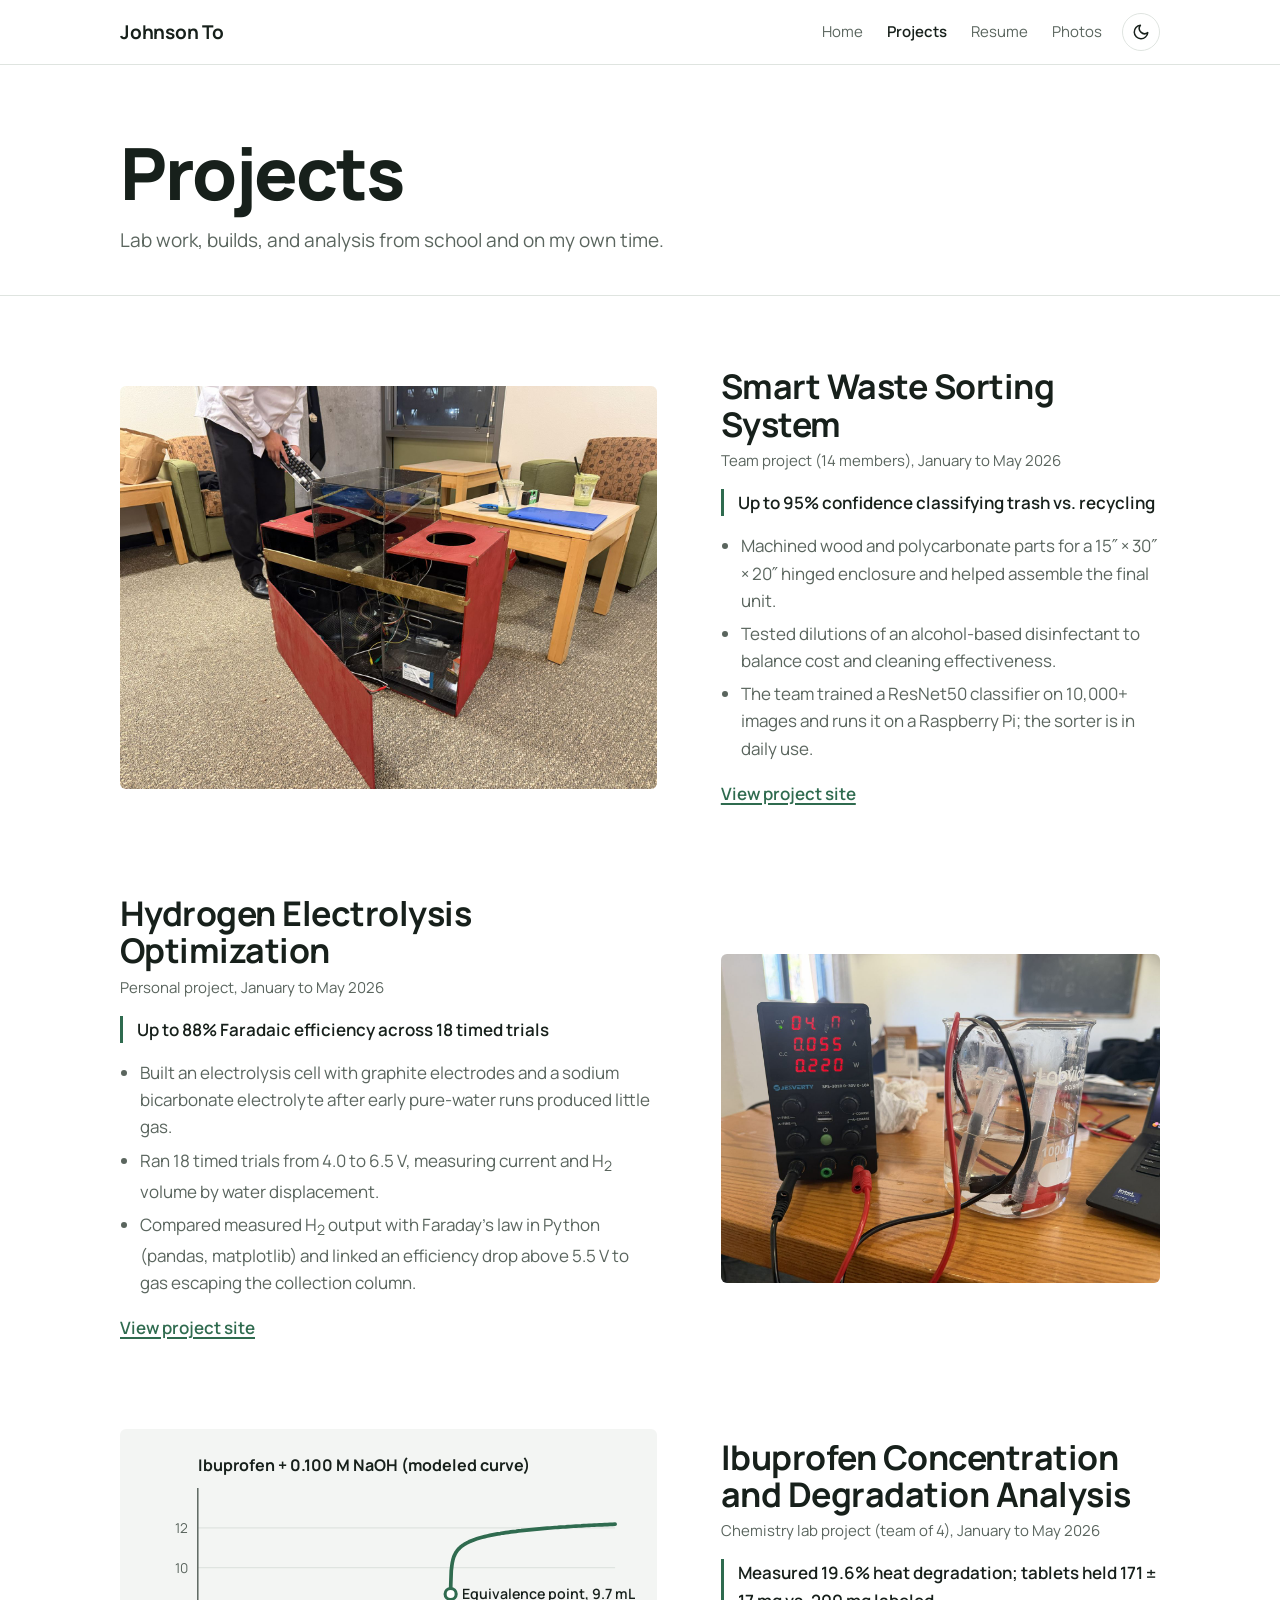
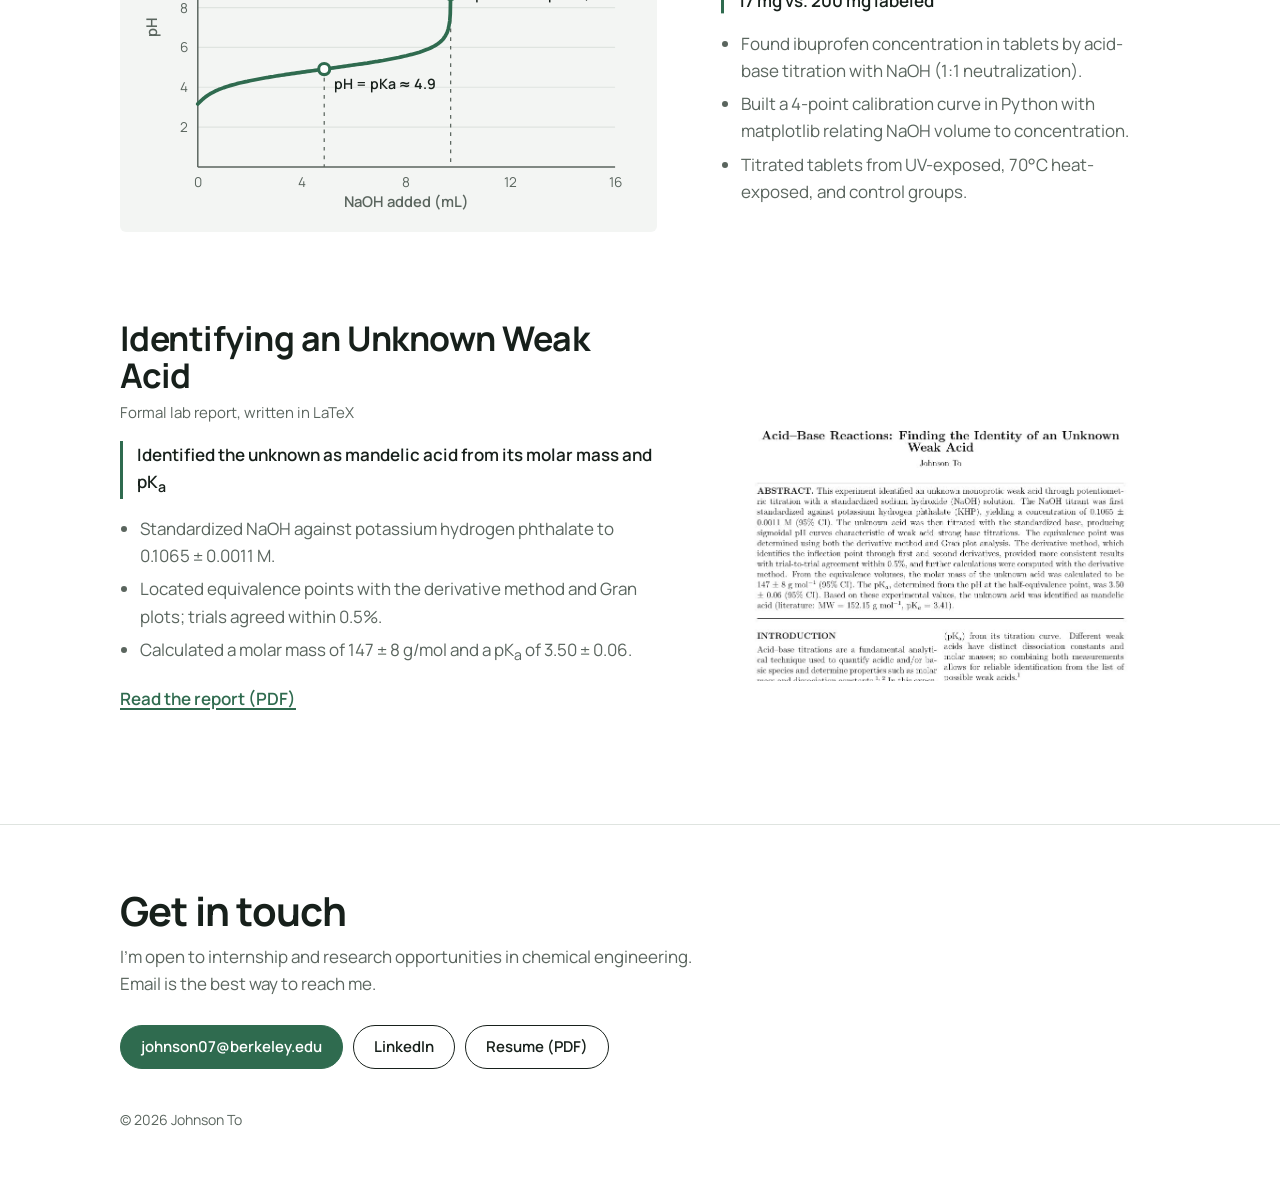
<file: projects.html>
<!doctype html>
<html lang="en">
<head>
  <meta charset="utf-8">
  <meta name="viewport" content="width=device-width, initial-scale=1">
  <title>Projects | Johnson To</title>
  <meta name="description" content="Engineering and chemistry projects by Johnson To, a chemical engineering student at UC Berkeley.">
  <meta property="og:title" content="Projects | Johnson To">
  <meta property="og:description" content="Engineering and chemistry projects by Johnson To, a chemical engineering student at UC Berkeley.">
  <meta property="og:image" content="https://johnsonto.com/assets/img/headshot.jpg">
  <link rel="icon" href="data:image/svg+xml,%3Csvg xmlns='http://www.w3.org/2000/svg' viewBox='0 0 64 64'%3E%3Crect width='64' height='64' rx='14' fill='%232f6b4f'/%3E%3Ctext x='32' y='44' font-family='Arial,sans-serif' font-size='34' font-weight='700' text-anchor='middle' fill='white'%3EJT%3C/text%3E%3C/svg%3E">
  <script>(function(d){try{var t=localStorage.getItem('theme');if(t==='dark'||t==='light')d.setAttribute('data-theme',t)}catch(e){}d.classList.add('js','play-intro');setTimeout(function(){if(!window.siteReady)d.classList.remove('js')},6000)})(document.documentElement)</script>
  <link rel="preload" href="assets/fonts/manrope-latin-800-normal.woff2" as="font" type="font/woff2" crossorigin>
  <link rel="stylesheet" href="assets/css/style.css?v=20261118">
</head>
<body>
  <header class="site-nav">
    <div class="wrap">
      <a class="brand" href="index.html">Johnson To</a>
      <nav class="nav-links" aria-label="Main">
        <a href="index.html">Home</a>
        <a href="projects.html">Projects</a>
        <a href="resume.html">Resume</a>
        <a href="photos.html">Photos</a>
        <button class="theme-btn" type="button" data-theme-toggle aria-label="Switch theme"></button>
      </nav>
    </div>
  </header>

  <main>
    <section class="page-head">
      <div class="wrap">
        <h1><span class="rise"><span>Projects</span></span></h1>
        <p>Lab work, builds, and analysis from school and on my own time.</p>
      </div>
    </section>

    <section class="section">
      <div class="wrap">
        <article class="project">
          <div class="project-media" data-reveal="wipe"><img src="assets/img/projects/smart-waste-sorter.jpg" alt="The finished smart waste sorter: a wood and polycarbonate enclosure with two openings" loading="lazy"></div>
          <div data-reveal="fade">
            <h3>Smart Waste Sorting System</h3>
            <div class="meta">Team project (14 members), January to May 2026</div>
            <p class="result">Up to 95% confidence classifying trash vs. recycling</p>
          <ul>
            <li>Machined wood and polycarbonate parts for a 15&Prime; &times; 30&Prime; &times; 20&Prime; hinged enclosure and helped assemble the final unit.</li>
            <li>Tested dilutions of an alcohol-based disinfectant to balance cost and cleaning effectiveness.</li>
            <li>The team trained a ResNet50 classifier on 10,000+ images and runs it on a Raspberry Pi; the sorter is in daily use.</li>
          </ul>
          <div class="links">
            <a class="text-link" href="https://smartbin.johnsonto.com/" target="_blank" rel="noopener">View project site</a>
          </div>
          </div>
        </article>
        <article class="project">
          <div class="project-media" data-reveal="wipe"><img src="assets/img/projects/hydrogen-electrolysis-setup.jpg" alt="Electrolysis setup: a DC power supply reading 4.0 V wired to graphite electrodes in a beaker of electrolyte, with collection tubes over each electrode" loading="lazy"></div>
          <div data-reveal="fade">
            <h3>Hydrogen Electrolysis Optimization</h3>
            <div class="meta">Personal project, January to May 2026</div>
            <p class="result">Up to 88% Faradaic efficiency across 18 timed trials</p>
          <ul>
            <li>Built an electrolysis cell with graphite electrodes and a sodium bicarbonate electrolyte after early pure-water runs produced little gas.</li>
            <li>Ran 18 timed trials from 4.0 to 6.5 V, measuring current and H<sub>2</sub> volume by water displacement.</li>
            <li>Compared measured H<sub>2</sub> output with Faraday&rsquo;s law in Python (pandas, matplotlib) and linked an efficiency drop above 5.5 V to gas escaping the collection column.</li>
          </ul>
          <div class="links">
            <a class="text-link" href="https://hydrogen.johnsonto.com/" target="_blank" rel="noopener">View project site</a>
          </div>
          </div>
        </article>
        <article class="project">
          <div class="project-media graphic"><svg class="titration" viewBox="0 0 400 300" role="img" aria-labelledby="tt-t tt-d">
<title id="tt-t">Titration curve of ibuprofen with sodium hydroxide</title>
<desc id="tt-d">Modeled pH versus volume of 0.100 M NaOH added to 200 mg of ibuprofen. The pH starts near 3, rises slowly through a buffer region, equals the pKa of about 4.9 at the half-equivalence point near 4.8 mL, then jumps sharply at the equivalence point near 9.7 mL, where the pH is about 8.7.</desc>
<text x="46" y="20" class="t-head">Ibuprofen + 0.100 M NaOH (modeled curve)</text>
<line x1="46" x2="384" y1="227.7" y2="227.7" class="t-grid"/><text x="38" y="231.7" text-anchor="end" class="t-tick">2</text><line x1="46" x2="384" y1="195.4" y2="195.4" class="t-grid"/><text x="38" y="199.4" text-anchor="end" class="t-tick">4</text><line x1="46" x2="384" y1="163.1" y2="163.1" class="t-grid"/><text x="38" y="167.1" text-anchor="end" class="t-tick">6</text><line x1="46" x2="384" y1="130.9" y2="130.9" class="t-grid"/><text x="38" y="134.9" text-anchor="end" class="t-tick">8</text><line x1="46" x2="384" y1="98.6" y2="98.6" class="t-grid"/><text x="38" y="102.6" text-anchor="end" class="t-tick">10</text><line x1="46" x2="384" y1="66.3" y2="66.3" class="t-grid"/><text x="38" y="70.3" text-anchor="end" class="t-tick">12</text><text x="46.0" y="276" text-anchor="middle" class="t-tick">0</text><text x="130.5" y="276" text-anchor="middle" class="t-tick">4</text><text x="215.0" y="276" text-anchor="middle" class="t-tick">8</text><text x="299.5" y="276" text-anchor="middle" class="t-tick">12</text><text x="384.0" y="276" text-anchor="middle" class="t-tick">16</text>
<line x1="46" x2="46" y1="34" y2="260" class="t-axis"/><line x1="46" x2="384" y1="260" y2="260" class="t-axis"/>
<text x="215.0" y="292" text-anchor="middle" class="t-lab">NaOH added (mL)</text>
<text transform="translate(13 147.0) rotate(-90)" text-anchor="middle" class="t-lab">pH</text>
<line x1="148.4" x2="148.4" y1="180.7" y2="260" class="t-mark p1"/>
<line x1="250.8" x2="250.8" y1="119.9" y2="260" class="t-mark p2"/>
<path d="M46.0 208.9 L48.1 206.9 L50.2 204.9 L52.3 203.2 L54.5 201.7 L56.6 200.4 L58.7 199.3 L60.8 198.2 L62.9 197.3 L65.0 196.5 L67.1 195.7 L69.2 195.0 L71.3 194.3 L73.5 193.7 L75.6 193.1 L77.7 192.5 L79.8 192.0 L81.9 191.5 L84.0 191.0 L86.1 190.6 L88.2 190.1 L90.4 189.7 L92.5 189.3 L94.6 188.9 L96.7 188.5 L98.8 188.1 L100.9 187.7 L103.0 187.4 L105.2 187.0 L107.3 186.7 L109.4 186.3 L111.5 186.0 L113.6 185.7 L115.7 185.4 L117.8 185.0 L119.9 184.7 L122.1 184.4 L124.2 184.1 L126.3 183.8 L128.4 183.5 L130.5 183.2 L132.6 182.9 L134.7 182.6 L136.8 182.3 L138.9 182.0 L141.1 181.7 L143.2 181.4 L145.3 181.2 L147.4 180.9 L149.5 180.6 L151.6 180.3 L153.7 180.0 L155.8 179.7 L158.0 179.4 L160.1 179.1 L162.2 178.8 L164.3 178.5 L166.4 178.2 L168.5 177.9 L170.6 177.6 L172.7 177.3 L174.9 177.0 L177.0 176.7 L179.1 176.4 L181.2 176.1 L183.3 175.8 L185.4 175.4 L187.5 175.1 L189.6 174.7 L191.8 174.4 L193.9 174.0 L196.0 173.7 L198.1 173.3 L200.2 172.9 L202.3 172.5 L204.4 172.1 L206.5 171.7 L208.7 171.3 L210.8 170.8 L212.9 170.3 L215.0 169.9 L217.1 169.3 L219.2 168.8 L221.3 168.2 L223.4 167.6 L225.6 167.0 L227.7 166.3 L229.8 165.5 L231.9 164.7 L234.0 163.8 L236.1 162.8 L238.2 161.6 L238.7 161.4 L239.1 161.1 L239.5 160.8 L239.9 160.5 L240.3 160.3 L240.8 160.0 L241.2 159.6 L241.6 159.3 L242.0 159.0 L242.5 158.6 L242.9 158.2 L243.3 157.8 L243.7 157.4 L244.2 157.0 L244.6 156.5 L245.0 156.0 L245.4 155.4 L245.8 154.8 L246.3 154.2 L246.7 153.5 L247.1 152.7 L247.5 151.9 L248.0 150.9 L248.4 149.8 L248.8 148.4 L249.2 146.8 L249.6 144.6 L250.1 141.5 L250.5 135.7 L250.9 112.2 L251.3 101.0 L251.8 96.8 L252.2 94.2 L252.6 92.4 L253.0 90.9 L253.4 89.6 L253.9 88.6 L254.3 87.7 L254.7 86.9 L255.1 86.2 L255.6 85.5 L256.0 84.9 L256.4 84.4 L256.8 83.9 L257.2 83.4 L257.7 83.0 L258.1 82.5 L258.5 82.2 L258.9 81.8 L259.4 81.4 L259.8 81.1 L260.2 80.8 L260.6 80.5 L261.1 80.2 L261.5 79.9 L261.9 79.6 L262.3 79.4 L262.7 79.1 L263.2 78.9 L263.6 78.7 L265.7 77.6 L267.8 76.7 L269.9 75.9 L272.0 75.2 L274.1 74.5 L276.3 73.9 L278.4 73.4 L280.5 72.9 L282.6 72.4 L284.7 72.0 L286.8 71.6 L288.9 71.2 L291.0 70.9 L293.2 70.5 L295.3 70.2 L297.4 69.9 L299.5 69.6 L301.6 69.3 L303.7 69.1 L305.8 68.8 L307.9 68.6 L310.1 68.3 L312.2 68.1 L314.3 67.9 L316.4 67.7 L318.5 67.5 L320.6 67.3 L322.7 67.1 L324.8 66.9 L327.0 66.7 L329.1 66.5 L331.2 66.4 L333.3 66.2 L335.4 66.0 L337.5 65.9 L339.6 65.7 L341.7 65.6 L343.9 65.5 L346.0 65.3 L348.1 65.2 L350.2 65.0 L352.3 64.9 L354.4 64.8 L356.5 64.7 L358.6 64.5 L360.8 64.4 L362.9 64.3 L365.0 64.2 L367.1 64.1 L369.2 64.0 L371.3 63.9 L373.4 63.8 L375.5 63.7 L377.7 63.6 L379.8 63.5 L381.9 63.4 L384.0 63.3" class="t-curve" pathLength="1"/>
<circle cx="148.4" cy="180.7" r="4.5" class="t-dot p1"/>
<circle cx="250.8" cy="119.9" r="4.5" class="t-dot p2"/>
<text x="156.4" y="196.7" class="t-note p1">pH = pKa &#8776; 4.9</text>
<text x="259.8" y="123.9" class="t-note p2">Equivalence point, 9.7 mL</text>
</svg></div>
          <div data-reveal="fade">
            <h3>Ibuprofen Concentration and Degradation Analysis</h3>
            <div class="meta">Chemistry lab project (team of 4), January to May 2026</div>
            <p class="result">Measured 19.6% heat degradation; tablets held 171 &plusmn; 17 mg vs. 200 mg labeled</p>
          <ul>
            <li>Found ibuprofen concentration in tablets by acid-base titration with NaOH (1:1 neutralization).</li>
            <li>Built a 4-point calibration curve in Python with matplotlib relating NaOH volume to concentration.</li>
            <li>Titrated tablets from UV-exposed, 70&deg;C heat-exposed, and control groups.</li>
          </ul>
          </div>
        </article>
        <article class="project">
          <div class="project-media" data-reveal="wipe"><img src="assets/img/projects/weak-acid-report.jpg" alt="First page of the formal lab report on identifying an unknown weak acid" loading="lazy"></div>
          <div data-reveal="fade">
            <h3>Identifying an Unknown Weak Acid</h3>
            <div class="meta">Formal lab report, written in LaTeX</div>
            <p class="result">Identified the unknown as mandelic acid from its molar mass and pK<sub>a</sub></p>
          <ul>
            <li>Standardized NaOH against potassium hydrogen phthalate to 0.1065 &plusmn; 0.0011 M.</li>
            <li>Located equivalence points with the derivative method and Gran plots; trials agreed within 0.5%.</li>
            <li>Calculated a molar mass of 147 &plusmn; 8 g/mol and a pK<sub>a</sub> of 3.50 &plusmn; 0.06.</li>
          </ul>
          <div class="links">
            <a class="text-link" href="assets/reports/weak-acid-titration-report.pdf" target="_blank" rel="noopener">Read the report (PDF)</a>
          </div>
          </div>
        </article>
      </div>
    </section>
  </main>

  <footer class="site-foot" id="contact">
    <div class="wrap">
      <h2>Get in touch</h2>
      <p>I'm open to internship and research opportunities in chemical engineering. Email is the best way to reach me.</p>
      <div class="actions">
        <a class="btn solid" href="mailto:johnson07@berkeley.edu">johnson07@berkeley.edu</a>
        <a class="btn" href="https://www.linkedin.com/in/johnsonto7/" target="_blank" rel="noopener">LinkedIn</a>
        <a class="btn" href="assets/resume/Johnson_To_Resume_2026.pdf?v=20261116" target="_blank" rel="noopener">Resume (PDF)</a>
      </div>
      <p class="fine">&copy; <span id="y">2026</span> Johnson To</p>
    </div>
  </footer>

  <script src="assets/js/main.js?v=20261118" onerror="document.documentElement.classList.remove('js')"></script>
</body>
</html>
</file>
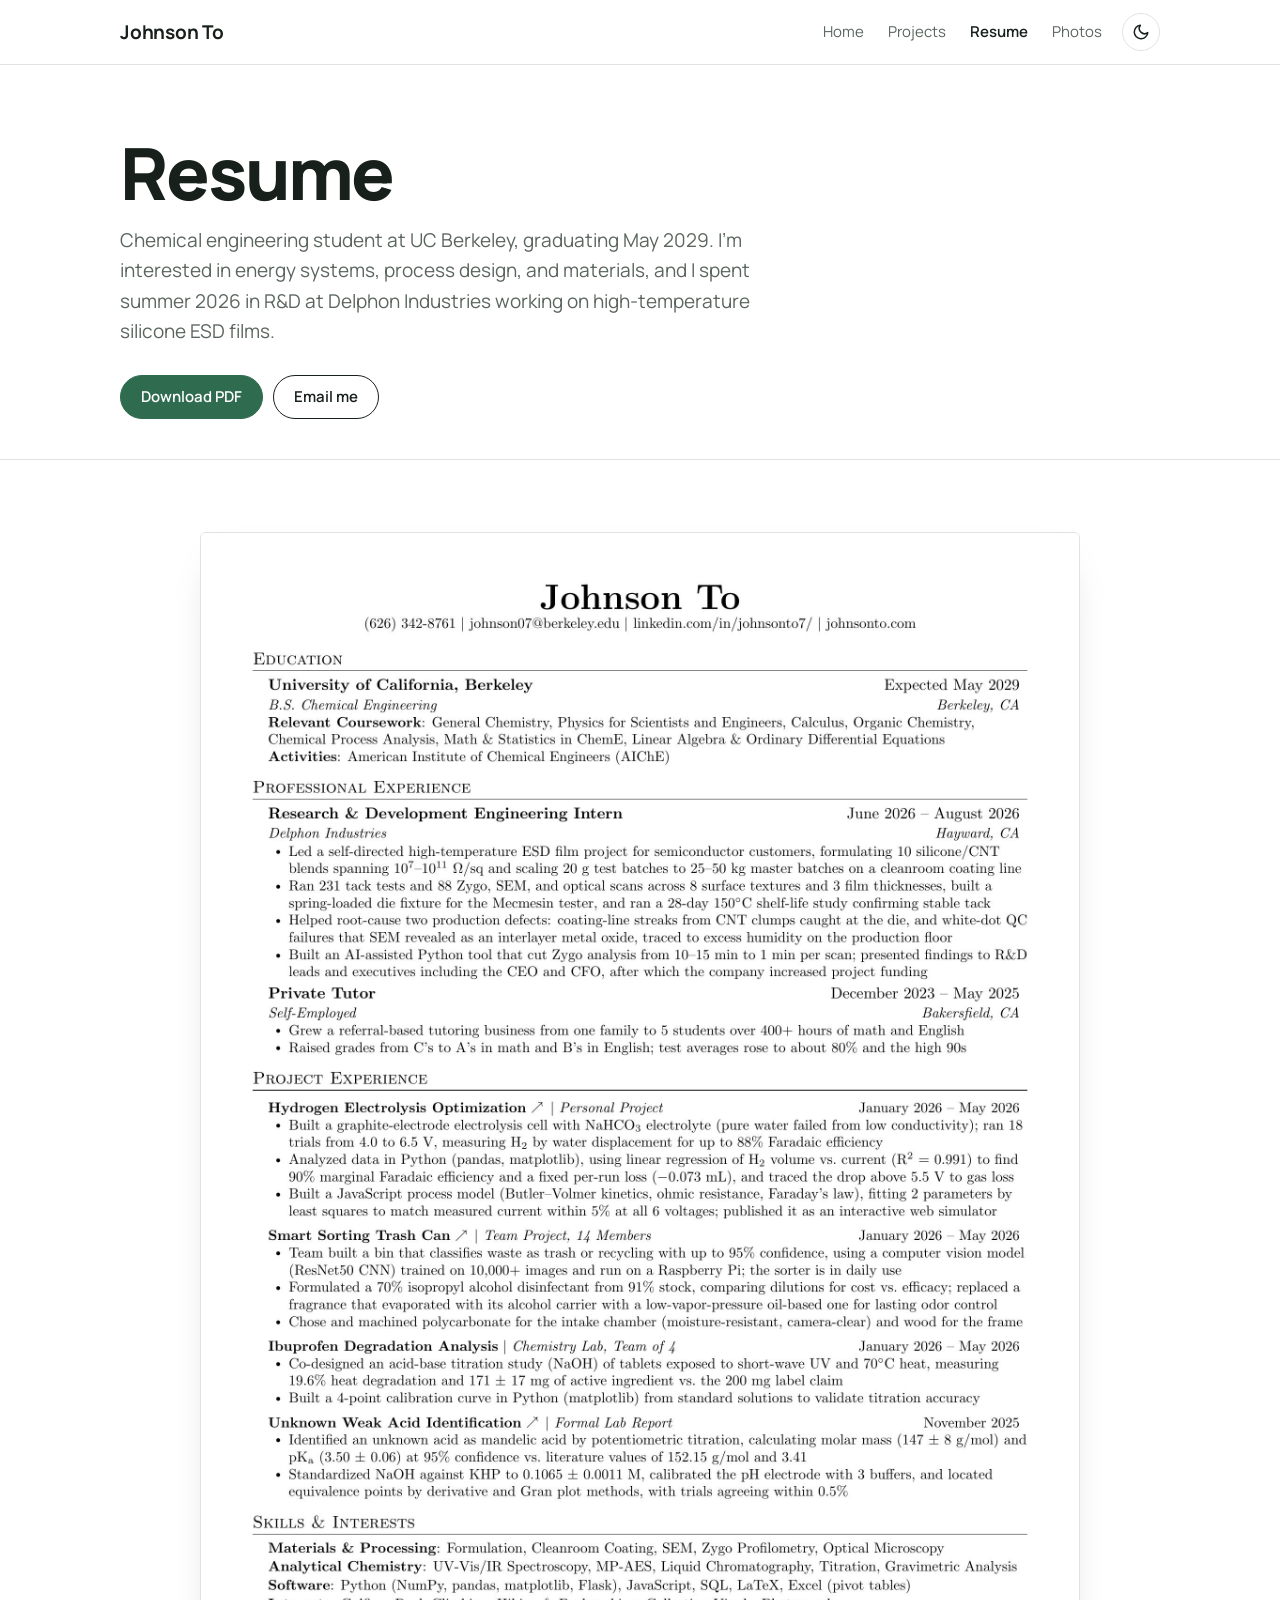
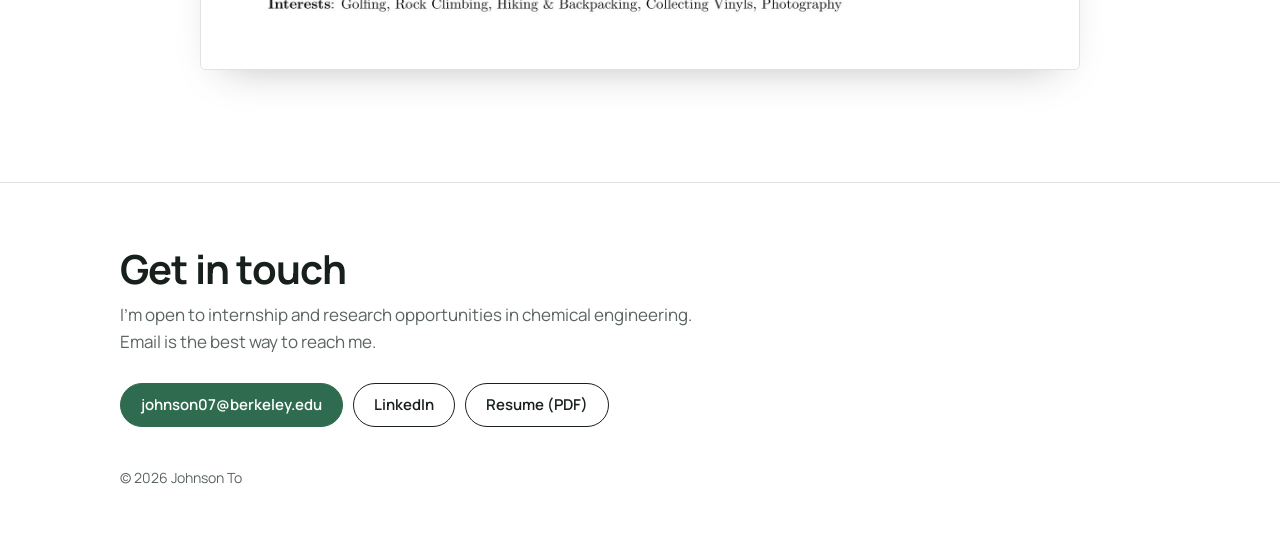
<file: resume.html>
<!doctype html>
<html lang="en">
<head>
  <meta charset="utf-8">
  <meta name="viewport" content="width=device-width, initial-scale=1">
  <title>Resume | Johnson To</title>
  <meta name="description" content="Resume of Johnson To, chemical engineering student at UC Berkeley.">
  <meta property="og:title" content="Resume | Johnson To">
  <meta property="og:description" content="Resume of Johnson To, chemical engineering student at UC Berkeley.">
  <meta property="og:image" content="https://johnsonto.com/assets/img/headshot.jpg">
  <link rel="icon" href="data:image/svg+xml,%3Csvg xmlns='http://www.w3.org/2000/svg' viewBox='0 0 64 64'%3E%3Crect width='64' height='64' rx='14' fill='%232f6b4f'/%3E%3Ctext x='32' y='44' font-family='Arial,sans-serif' font-size='34' font-weight='700' text-anchor='middle' fill='white'%3EJT%3C/text%3E%3C/svg%3E">
  <script>(function(d){try{var t=localStorage.getItem('theme');if(t==='dark'||t==='light')d.setAttribute('data-theme',t)}catch(e){}d.classList.add('js','play-intro');setTimeout(function(){if(!window.siteReady)d.classList.remove('js')},6000)})(document.documentElement)</script>
  <link rel="preload" href="assets/fonts/manrope-latin-800-normal.woff2" as="font" type="font/woff2" crossorigin>
  <link rel="stylesheet" href="assets/css/style.css?v=20261118">
</head>
<body>
  <header class="site-nav">
    <div class="wrap">
      <a class="brand" href="index.html">Johnson To</a>
      <nav class="nav-links" aria-label="Main">
        <a href="index.html">Home</a>
        <a href="projects.html">Projects</a>
        <a href="resume.html">Resume</a>
        <a href="photos.html">Photos</a>
        <button class="theme-btn" type="button" data-theme-toggle aria-label="Switch theme"></button>
      </nav>
    </div>
  </header>

  <main>
    <section class="page-head">
      <div class="wrap">
        <h1><span class="rise"><span>Resume</span></span></h1>
        <p>Chemical engineering student at UC Berkeley, graduating May 2029. I'm interested in energy systems, process design, and materials, and I spent summer 2026 in R&amp;D at Delphon Industries working on high-temperature silicone ESD films.</p>
        <div class="actions">
          <a class="btn solid" href="assets/resume/Johnson_To_Resume_2026.pdf?v=20261116" download>Download PDF</a>
          <a class="btn" href="mailto:johnson07@berkeley.edu">Email me</a>
        </div>
      </div>
    </section>

    <section class="section">
      <div class="wrap">
        <a class="resume-sheet" data-reveal="sheet" href="assets/resume/Johnson_To_Resume_2026.pdf?v=20261116" target="_blank" rel="noopener" aria-label="Open resume PDF in a new tab">
          <img src="assets/resume/resume-page-1.jpg?v=20261116" width="1870" height="2420" alt="Resume of Johnson To: education at UC Berkeley, R&amp;D internship at Delphon Industries, private tutoring, four projects (hydrogen electrolysis, smart sorting trash can, ibuprofen degradation, weak acid identification), and skills.">
        </a>
      </div>
    </section>
  </main>

  <footer class="site-foot" id="contact">
    <div class="wrap">
      <h2>Get in touch</h2>
      <p>I'm open to internship and research opportunities in chemical engineering. Email is the best way to reach me.</p>
      <div class="actions">
        <a class="btn solid" href="mailto:johnson07@berkeley.edu">johnson07@berkeley.edu</a>
        <a class="btn" href="https://www.linkedin.com/in/johnsonto7/" target="_blank" rel="noopener">LinkedIn</a>
        <a class="btn" href="assets/resume/Johnson_To_Resume_2026.pdf?v=20261116" target="_blank" rel="noopener">Resume (PDF)</a>
      </div>
      <p class="fine">&copy; <span id="y">2026</span> Johnson To</p>
    </div>
  </footer>

  <script src="assets/js/main.js?v=20261118" onerror="document.documentElement.classList.remove('js')"></script>
</body>
</html>
</file>
<file: assets/css/style.css>
/* Johnson To portfolio
   Palette: white paper, green-black ink, pine accent.
   Type: Manrope, self-hosted. */

@font-face{font-family:"Manrope";font-style:normal;font-weight:400;font-display:swap;src:url("../fonts/manrope-latin-400-normal.woff2") format("woff2")}
@font-face{font-family:"Manrope";font-style:normal;font-weight:600;font-display:swap;src:url("../fonts/manrope-latin-600-normal.woff2") format("woff2")}
@font-face{font-family:"Manrope";font-style:normal;font-weight:700;font-display:swap;src:url("../fonts/manrope-latin-700-normal.woff2") format("woff2")}
@font-face{font-family:"Manrope";font-style:normal;font-weight:800;font-display:swap;src:url("../fonts/manrope-latin-800-normal.woff2") format("woff2")}


:root{
  --paper:#ffffff;
  --panel:#f3f5f3;
  --ink:#17201b;
  --muted:#5a655e;
  --rule:#dfe4e0;
  --pine:#2f6b4f;
  --pine-strong:#245a41;
  --on-pine:#ffffff;

  --display:"Manrope", system-ui, sans-serif;
  --text:"Manrope", system-ui, -apple-system, "Segoe UI", Roboto, sans-serif;

  --wrap:1120px;
  --gutter:clamp(16px, 4vw, 40px);
  --r-img:6px;
  --r-btn:999px;
  color-scheme:light;
}

:root[data-theme="dark"]{
  --paper:#141a16;
  --panel:#1c241f;
  --ink:#e8ede9;
  --muted:#a7b3ab;
  --rule:#2c3630;
  --pine:#7fbf9c;
  --pine-strong:#9ad1b3;
  --on-pine:#10261a;
  color-scheme:dark;
}
@media (prefers-color-scheme: dark){
  :root:not([data-theme="light"]){
    --paper:#141a16;
    --panel:#1c241f;
    --ink:#e8ede9;
    --muted:#a7b3ab;
    --rule:#2c3630;
    --pine:#7fbf9c;
    --pine-strong:#9ad1b3;
    --on-pine:#10261a;
    color-scheme:dark;
  }
}

*{box-sizing:border-box}
html{scroll-behavior:smooth}
@media (prefers-reduced-motion: reduce){html{scroll-behavior:auto}}

body{
  margin:0;
  background:var(--paper);
  color:var(--ink);
  font-family:var(--text);
  font-size:17px;
  line-height:1.6;
  -webkit-font-smoothing:antialiased;
}

img{display:block;max-width:100%}
a{color:inherit}
p{margin:0 0 1em}

:focus-visible{outline:2px solid var(--pine);outline-offset:3px;border-radius:4px}

.wrap{width:100%;max-width:var(--wrap);margin:0 auto;padding:0 var(--gutter)}

/* Navigation */
.site-nav{
  position:sticky;top:0;z-index:10;
  background:color-mix(in srgb, var(--paper) 92%, transparent);
  backdrop-filter:blur(8px);
  border-bottom:1px solid var(--rule);
}
.site-nav .wrap{display:flex;align-items:center;justify-content:space-between;gap:16px;min-height:64px}
.brand{font-family:var(--display);font-weight:700;font-size:19px;text-decoration:none;letter-spacing:-.01em}
.nav-links{display:flex;align-items:center;gap:4px;flex-wrap:wrap}
.nav-links a{
  text-decoration:none;font-size:15px;color:var(--muted);
  padding:8px 10px;border-radius:8px;
}
.nav-links a:hover{color:var(--ink)}
.nav-links a[aria-current="page"]{color:var(--ink);font-weight:600}
.theme-btn{
  margin-left:6px;width:38px;height:38px;border-radius:50%;
  border:1px solid var(--rule);background:transparent;color:var(--ink);
  display:inline-grid;place-items:center;cursor:pointer;
}
.theme-btn:hover{border-color:var(--muted)}
.theme-btn svg{width:18px;height:18px}

@media (max-width:640px){
  .site-nav .wrap{flex-direction:column;align-items:flex-start;gap:0;padding-top:10px;padding-bottom:6px}
  .nav-links{margin-left:-10px}
  .nav-links a{padding:6px 10px;font-size:14px}
}

/* Buttons */
.actions{display:flex;flex-wrap:wrap;gap:10px;margin-top:28px}
.btn{
  display:inline-flex;align-items:center;justify-content:center;
  min-height:44px;padding:0 20px;border-radius:var(--r-btn);
  font-size:15px;font-weight:600;text-decoration:none;
  border:1.5px solid var(--ink);color:var(--ink);background:transparent;
}
.btn:hover{background:var(--panel)}
.btn.solid{background:var(--pine);border-color:var(--pine);color:var(--on-pine)}
.btn.solid:hover{background:var(--pine-strong);border-color:var(--pine-strong)}

.text-link{color:var(--pine);font-weight:600;text-decoration:underline;text-underline-offset:3px;text-decoration-thickness:1.5px}
.text-link:hover{color:var(--pine-strong)}

/* Hero */
.hero{padding:clamp(40px, 7vw, 88px) 0 clamp(48px, 8vw, 96px)}
.hero .wrap{display:grid;grid-template-columns:1.15fr .85fr;gap:clamp(32px, 6vw, 80px);align-items:center}
.hero h1{
  font-family:var(--display);
  font-size:clamp(52px, 7.4vw, 96px);
  font-weight:800;line-height:.92;letter-spacing:-.035em;
  margin:0 0 28px;
}
.hero .intro{font-size:clamp(18px, 1.6vw, 21px);line-height:1.55;max-width:34em;color:var(--ink)}
.hero .intro + .intro{color:var(--muted)}
.facts{display:flex;flex-wrap:wrap;gap:8px 28px;margin-top:28px;padding-top:20px;border-top:1px solid var(--rule);font-size:15px;color:var(--muted)}
.facts b{display:block;color:var(--ink);font-weight:600}
.portrait{border-radius:var(--r-img);overflow:hidden;background:var(--panel);aspect-ratio:4/5}
.portrait img{width:100%;height:100%;object-fit:cover;object-position:50% 25%}

@media (max-width:860px){
  .hero .wrap{grid-template-columns:1fr}
  .portrait{max-width:420px;aspect-ratio:1/1}
}

/* Page header (inner pages) */
.page-head{padding:clamp(40px, 6vw, 72px) 0 clamp(24px, 4vw, 40px)}
.page-head h1{font-family:var(--display);font-weight:800;font-size:clamp(44px, 6vw, 72px);line-height:1;letter-spacing:-.03em;margin:0 0 16px}
.page-head p{font-size:19px;color:var(--muted);max-width:36em;margin:0}

/* Sections */
.section{padding:clamp(40px, 6vw, 72px) 0;border-top:1px solid var(--rule)}
.section-head{display:flex;justify-content:space-between;align-items:baseline;gap:16px;flex-wrap:wrap;margin-bottom:clamp(28px, 4vw, 44px)}
.section-head h2{font-family:var(--display);font-weight:800;font-size:clamp(30px, 3.6vw, 42px);line-height:1.05;letter-spacing:-.02em;margin:0}

/* Project rows: photo-led, alternating */
.project{display:grid;grid-template-columns:1.1fr .9fr;gap:clamp(24px, 5vw, 64px);align-items:center}
.project + .project{margin-top:clamp(48px, 7vw, 88px)}
.project:nth-child(even) .project-media{order:2}
.project-media{border-radius:var(--r-img);overflow:hidden;background:var(--panel);aspect-ratio:4/3}
.project-media img{width:100%;height:100%;object-fit:cover}
.project-media.contain img{object-fit:contain;padding:4%;background:#fff}
.project-media.formula{display:grid;place-items:center;text-align:center;padding:24px}
.formula-inner{font-family:var(--display);color:var(--pine)}
.formula-inner .f{font-size:clamp(40px, 6vw, 72px);font-weight:700;letter-spacing:-.02em;line-height:1}
.formula-inner .n{margin-top:10px;font-family:var(--text);font-size:15px;color:var(--muted)}
.project h3{font-family:var(--display);font-size:clamp(26px, 2.8vw, 34px);line-height:1.1;letter-spacing:-.015em;margin:0 0 6px}
.project .meta{font-size:15px;color:var(--muted);margin-bottom:16px}
.project .result{font-weight:600;margin:0 0 16px;padding-left:14px;border-left:3px solid var(--pine)}
.project ul{margin:0 0 18px;padding-left:20px;color:var(--muted)}
.project li{margin-bottom:6px}
.project .links{display:flex;flex-wrap:wrap;gap:18px;margin-top:4px}

@media (max-width:820px){
  .project{grid-template-columns:1fr}
  .project:nth-child(even) .project-media{order:0}
}

/* Experience list: dates in the left column */
.entry{display:grid;grid-template-columns:200px 1fr;gap:12px 40px;padding:28px 0;border-top:1px solid var(--rule)}
.entry:first-of-type{border-top:0;padding-top:0}
.entry .when{font-size:15px;color:var(--muted);padding-top:4px}
.entry h3{font-family:var(--display);font-size:24px;line-height:1.2;letter-spacing:-.01em;margin:0}
.entry .org{color:var(--muted);margin:2px 0 12px}
.entry ul{margin:0;padding-left:20px}
.entry li{margin-bottom:6px}
.entry li:last-child{margin-bottom:0}
@media (max-width:720px){
  .entry{grid-template-columns:1fr;gap:4px}
}

.feature{
  display:grid;grid-template-columns:1fr auto;gap:24px;align-items:center;
  background:var(--panel);border-radius:var(--r-img);padding:clamp(24px, 4vw, 40px);
}
.feature h3{font-family:var(--display);font-size:clamp(24px, 2.6vw, 30px);line-height:1.15;margin:0 0 6px;letter-spacing:-.01em}
.feature p{margin:0;color:var(--muted);max-width:40em}
.feature .org{color:var(--ink);font-weight:600;margin-bottom:10px}
@media (max-width:720px){.feature{grid-template-columns:1fr}}

.skills{display:grid;grid-template-columns:200px 1fr;gap:10px 40px}
.skills dt{font-weight:600}
.skills dd{margin:0;color:var(--muted)}
@media (max-width:720px){.skills{grid-template-columns:1fr;gap:2px}.skills dd{margin-bottom:12px}}

/* About */
.about{display:grid;grid-template-columns:.8fr 1.2fr;gap:clamp(28px, 5vw, 64px);align-items:start}
.about .portrait{aspect-ratio:3/4}
.about-text p{font-size:18px;max-width:34em}
@media (max-width:820px){.about{grid-template-columns:1fr}.about .portrait{max-width:380px}}

.photos{columns:3 280px;column-gap:16px}
.photos figure{margin:0 0 16px;break-inside:avoid}
.photos img{width:100%;border-radius:var(--r-img)}
.photos figcaption{font-size:14px;color:var(--muted);margin-top:6px}

/* Footer */
.site-foot{border-top:1px solid var(--rule);padding:clamp(40px, 6vw, 64px) 0 40px;margin-top:clamp(24px, 4vw, 40px)}
.site-foot h2{font-family:var(--display);font-size:clamp(28px, 3.4vw, 40px);letter-spacing:-.02em;line-height:1.1;margin:0 0 10px}
.site-foot p{color:var(--muted);max-width:34em}
.site-foot .fine{margin-top:40px;font-size:14px;color:var(--muted)}

/* Home project carousel.
   On its own this is a plain sideways-scrolling list. When main.js runs it
   becomes a wheel (.is-wheel, further down): no scroll bar, the cards drift
   and loop forever, and it can be dragged, swiped or stepped with the arrows. */
.track{
  list-style:none;margin:0;padding:0 0 18px;
  display:grid;grid-auto-flow:column;grid-auto-columns:calc((100% - 48px) / 2.4);gap:24px;
  overflow-x:auto;overscroll-behavior-x:contain;
  scroll-snap-type:x mandatory;scroll-behavior:smooth;
  scrollbar-width:thin;scrollbar-color:var(--rule) transparent;
}
.track:focus-visible{outline-offset:6px}
@media (prefers-reduced-motion: reduce){.track{scroll-behavior:auto}}
.pcard{scroll-snap-align:start;display:flex;flex-direction:column}
.pcard .project-media{margin-bottom:18px}
.pcard h3{font-family:var(--display);font-size:24px;line-height:1.15;letter-spacing:-.01em;margin:0 0 4px}
.pcard .meta{font-size:15px;color:var(--muted);margin-bottom:12px}
.pcard .result{font-weight:600;margin:0 0 14px;padding-left:12px;border-left:3px solid var(--pine)}
.pcard .text-link{align-self:flex-start;margin-top:auto}
.pcard .formula-inner .f{font-size:clamp(36px, 4vw, 52px)}
.carousel-controls{display:flex;justify-content:flex-end;gap:10px;margin-top:8px}
.arrow{
  width:44px;height:44px;border-radius:50%;display:grid;place-items:center;cursor:pointer;
  border:1.5px solid var(--ink);background:transparent;color:var(--ink);
}
.arrow:hover{background:var(--panel)}

.arrow svg{width:20px;height:20px}
@media (max-width:820px){.track{grid-auto-columns:82%;gap:16px}}

/* The wheel. The window is one gutter wider than the text column on each side
   and fades out across that gutter, so cards arrive and leave softly while the
   resting card still lines up with the heading above it. */
.is-wheel .wheel{
  margin:-10px calc(var(--gutter) * -1);
  padding:10px var(--gutter);
  overflow:hidden;
  overflow:clip;
  -webkit-mask-image:linear-gradient(90deg, transparent, #000 var(--gutter), #000 calc(100% - var(--gutter)), transparent);
  mask-image:linear-gradient(90deg, transparent, #000 var(--gutter), #000 calc(100% - var(--gutter)), transparent);
}
.is-wheel .track{
  padding-bottom:0;overflow:visible;scroll-snap-type:none;
  will-change:transform;
  touch-action:pan-y pinch-zoom;   /* up/down swipes still scroll the page */
  cursor:grab;-webkit-user-select:none;user-select:none;
}
.is-wheel .track img{-webkit-user-drag:none}
.is-wheel.is-dragging .track{cursor:grabbing}
.is-wheel.is-dragging .track a{pointer-events:none}
.is-wheel .carousel-controls{margin-top:22px}

/* Resume page */
.resume-sheet{display:block;max-width:880px;margin:0 auto;border:1px solid var(--rule);border-radius:var(--r-img);overflow:hidden;background:#fff;box-shadow:0 18px 40px -24px rgba(23,32,27,.35)}
.resume-sheet img{width:100%;height:auto}
.resume-sheet:hover{border-color:var(--muted)}

/* Titration graphic (ibuprofen project) */
.project-media.graphic{display:grid;place-items:center;padding:3% 4%}
.titration{width:100%;height:100%;font-family:var(--text)}
.titration .t-grid{stroke:var(--rule);stroke-width:1}
.titration .t-axis{stroke:var(--muted);stroke-width:1.2}
.titration .t-tick{fill:var(--muted);font-size:11px}
.titration .t-lab{fill:var(--muted);font-size:12px;font-weight:600}
.titration .t-head{fill:var(--ink);font-size:13px;font-weight:700}
.titration .t-curve{fill:none;stroke:var(--pine);stroke-width:3;stroke-linejoin:round;stroke-linecap:round}
.titration .t-mark{stroke:var(--muted);stroke-width:1;stroke-dasharray:3 4}
.titration .t-dot{fill:var(--paper);stroke:var(--pine);stroke-width:2.5}
.titration .t-note{fill:var(--ink);font-size:11.5px;font-weight:600}

/* Motion
   One entrance per page, photos that fill in from the bottom edge as they
   scroll into view, and a titration curve that plots itself.
   Hidden starting states only apply while <html> has the .js class. The
   inline script in <head> adds it, and it is taken away again if main.js
   fails to load or has not run after 6 s, so content can never stay invisible.
   All of it is skipped in print and for visitors who ask for reduced motion. */

:root{--ease:cubic-bezier(.2,.7,.2,1)}

.rise,.rise > span{display:inline-block}

/* Greeting screen: hidden unless the motion rules below switch it on */
.greeting{display:none}
.greeting p{
  margin:0;font-family:var(--display);font-weight:800;
  font-size:clamp(44px, 12.5vw, 128px);line-height:1;letter-spacing:-.035em;
}

@keyframes rise{from{transform:translateY(125%)}}
@keyframes settle{from{opacity:0;transform:translateY(14px)}}
@keyframes fade{from{opacity:0}}
@keyframes fill{from{clip-path:inset(100% 0 0 0)}to{clip-path:inset(0)}}
@keyframes ease-back{from{transform:scale(1.08)}}
@keyframes bar{from{background-size:3px 0}}
@keyframes turn{from{transform:rotate(-80deg) scale(.5);opacity:0}}
@keyframes curtain{from{clip-path:inset(0)}to{clip-path:inset(0 0 100% 0);visibility:hidden}}
@keyframes lift{to{transform:translateY(-22vh)}}
@keyframes gone{to{opacity:0;visibility:hidden}}

@media screen and (prefers-reduced-motion: no-preference){

  /* Page entrance. Plays every time a page is opened: the <head> script sets
     .play-intro, and main.js re-adds it to replay the entrance when the back
     or forward button restores a page from the browser's cache. */
  .play-intro .rise{clip-path:inset(-.25em -.12em -.24em -.12em)}
  .play-intro .rise > span{animation:rise .95s var(--ease) var(--t0, 0s) backwards}
  .play-intro .rise + .rise > span{animation-delay:calc(var(--t0, 0s) + .08s)}
  .play-intro :is(.hero .wrap > div:first-child, .page-head .wrap) > :not(h1){
    animation:settle .7s var(--ease) calc(var(--t0, 0s) + .22s + var(--n, 1) * .09s) backwards;
  }
  :is(.hero .wrap > div:first-child, .page-head .wrap) > :nth-child(3){--n:2}
  :is(.hero .wrap > div:first-child, .page-head .wrap) > :nth-child(4){--n:3}
  :is(.hero .wrap > div:first-child, .page-head .wrap) > :nth-child(5){--n:4}
  .play-intro .portrait{animation:fill 1.05s var(--ease) calc(var(--t0, 0s) + .18s) backwards}
  .play-intro .portrait img{animation:ease-back 1.6s var(--ease) calc(var(--t0, 0s) + .18s) backwards}

  /* Greeting. On arriving at the home page a pine screen says hello, then
     lifts like a curtain and the entrance above plays. The <head> script
     decides when to show it (.greet). The whole sequence is timed in CSS, so
     the curtain lifts even if main.js never loads; main.js only starts the
     entrance at the right moment and lets a click, key or scroll skip it. */
  .greet .greeting{
    display:flex;align-items:center;
    position:fixed;inset:0;z-index:100;
    background:#245a41;color:#fff;
    animation:curtain .8s cubic-bezier(.7,0,.2,1) 2s forwards;
  }
  .greet .greeting p{animation:lift .8s cubic-bezier(.7,0,.2,1) 2s forwards}
  .greet .greeting p .rise{clip-path:inset(-.25em -.12em -.24em -.12em)}
  .greet .greeting p .rise > span{animation:rise .85s var(--ease) .15s backwards}
  .greet .greeting p .rise:nth-of-type(2) > span{animation-delay:.6s}
  .greet .greeting p .rise:nth-of-type(3) > span{animation-delay:.68s}
  .greet-skip .greeting,
  .greet-skip .greeting p{animation:gone .3s ease forwards}
  .after-greeting{--t0:.4s}   /* the entrance waits for the curtain to clear the heading */

  /* Scroll reveals. main.js adds .is-in when an element comes into view and
     sets --d to stagger elements that arrive together. */
  .js [data-reveal="fade"]:not(.is-in),
  .js [data-reveal="card"]:not(.is-in),
  .js [data-reveal="sheet"]:not(.is-in){opacity:0}
  .js [data-reveal="wipe"]:not(.is-in){clip-path:inset(100% 0 0 0)}

  .js [data-reveal="fade"].is-in{animation:fade .8s ease calc(var(--d, 0ms) + .15s) backwards}
  .js [data-reveal="card"].is-in{animation:fade .6s ease var(--d, 0ms) backwards}
  .js [data-reveal="sheet"].is-in{animation:settle .8s var(--ease) var(--d, 0ms) backwards}
  .js [data-reveal="wipe"].is-in,
  .js [data-reveal="card"].is-in .project-media:not(.graphic){animation:fill .95s var(--ease) var(--d, 0ms) backwards}
  .js [data-reveal="wipe"].is-in img,
  .js [data-reveal="card"].is-in .project-media img{animation:ease-back 1.5s var(--ease) var(--d, 0ms) backwards}

  /* The pine bar beside each result draws upward after its text arrives */
  .js [data-reveal] .result{
    border-left-color:transparent;
    background:linear-gradient(var(--pine), var(--pine)) no-repeat left bottom / 3px 100%;
    background-origin:border-box;
  }
  .js [data-reveal].is-in .result{animation:bar .6s var(--ease) calc(var(--d, 0ms) + .45s) backwards}

  /* Titration curve: empty axes first, then the curve plots and each marked
     point appears as the line reaches it. Delays match the curve's easing. */
  .js .titration .t-curve{stroke-dasharray:1.01 1.5;stroke-dashoffset:1.03}
  .js .titration :is(.t-mark, .t-dot, .t-note){opacity:0}
  .js .titration .t-dot{transform-box:fill-box;transform-origin:center;transform:scale(.2)}
  .js .titration.is-drawn .t-curve{stroke-dashoffset:0;transition:stroke-dashoffset 2.4s cubic-bezier(.4,0,.3,1) .25s}
  .titration .p1{--at:.93s}
  .titration .p2{--at:1.29s}
  .js .titration.is-drawn :is(.t-mark, .t-dot, .t-note){
    opacity:1;transform:none;
    transition:opacity .35s ease var(--at), transform .5s cubic-bezier(.3,1.5,.5,1) var(--at);
  }
  .js .titration.is-drawn .t-note{transition-delay:calc(var(--at) + .15s)}

  /* Feedback on things you can press */
  .btn,.arrow,.theme-btn{transition:background-color .2s ease, border-color .2s ease, transform .2s var(--ease)}
  .btn:active,.arrow:active,.theme-btn:active{transform:scale(.96)}
  .nav-links a{transition:color .2s ease}
  .text-link{transition:color .2s ease, text-underline-offset .2s ease}
  .arrow svg{transition:transform .25s var(--ease)}
  .resume-sheet{transition:transform .4s var(--ease), box-shadow .4s var(--ease), border-color .2s ease}
  .theme-btn svg.turn{animation:turn .5s var(--ease)}
  @media (hover:hover){
    .text-link:hover{text-underline-offset:5px}
    .arrow[data-dir="-1"]:hover svg{transform:translateX(-3px)}
    .arrow[data-dir="1"]:hover svg{transform:translateX(3px)}
    .resume-sheet:hover{transform:translateY(-4px);box-shadow:0 28px 50px -26px rgba(23,32,27,.45)}
  }

  /* Cross-fade between pages (Chrome, Edge, Safari; other browsers just navigate) */
  @view-transition{navigation:auto}
}

::view-transition-group(root){animation-duration:.3s}

/* Theme switch: the new theme opens in a circle from the toggle button.
   main.js animates the clip; these rules stop the default cross-fade. */
html.theme-swap::view-transition-old(root),
html.theme-swap::view-transition-new(root){animation:none;mix-blend-mode:normal}
html.theme-swap *{transition:none !important}

/* Photos page: photos flow into columns at their own shapes, so any number
   and any mix of tall and wide photos fits */
.gallery{columns:3;column-gap:16px}
.shot{margin:0 0 18px;break-inside:avoid}
.shot .frame{overflow:hidden;border-radius:10px;background:var(--line, #e5e9e6)}
.shot img{width:100%;height:auto;display:block}
.shot figcaption{margin-top:7px;font-size:13.5px;line-height:1.35;color:var(--muted)}
.shot-wide{margin-bottom:16px}   /* a full-width landscape above the gallery */
.more-photos{margin-top:32px;padding-top:32px;border-top:1px solid var(--line, #dfe5e1);display:flex;flex-wrap:wrap;align-items:center;justify-content:space-between;gap:16px 32px}
.more-photos p{margin:0;max-width:52ch}
@media (max-width:900px){.gallery{columns:2}}
@media (max-width:560px){.gallery{columns:1}}
</file>
